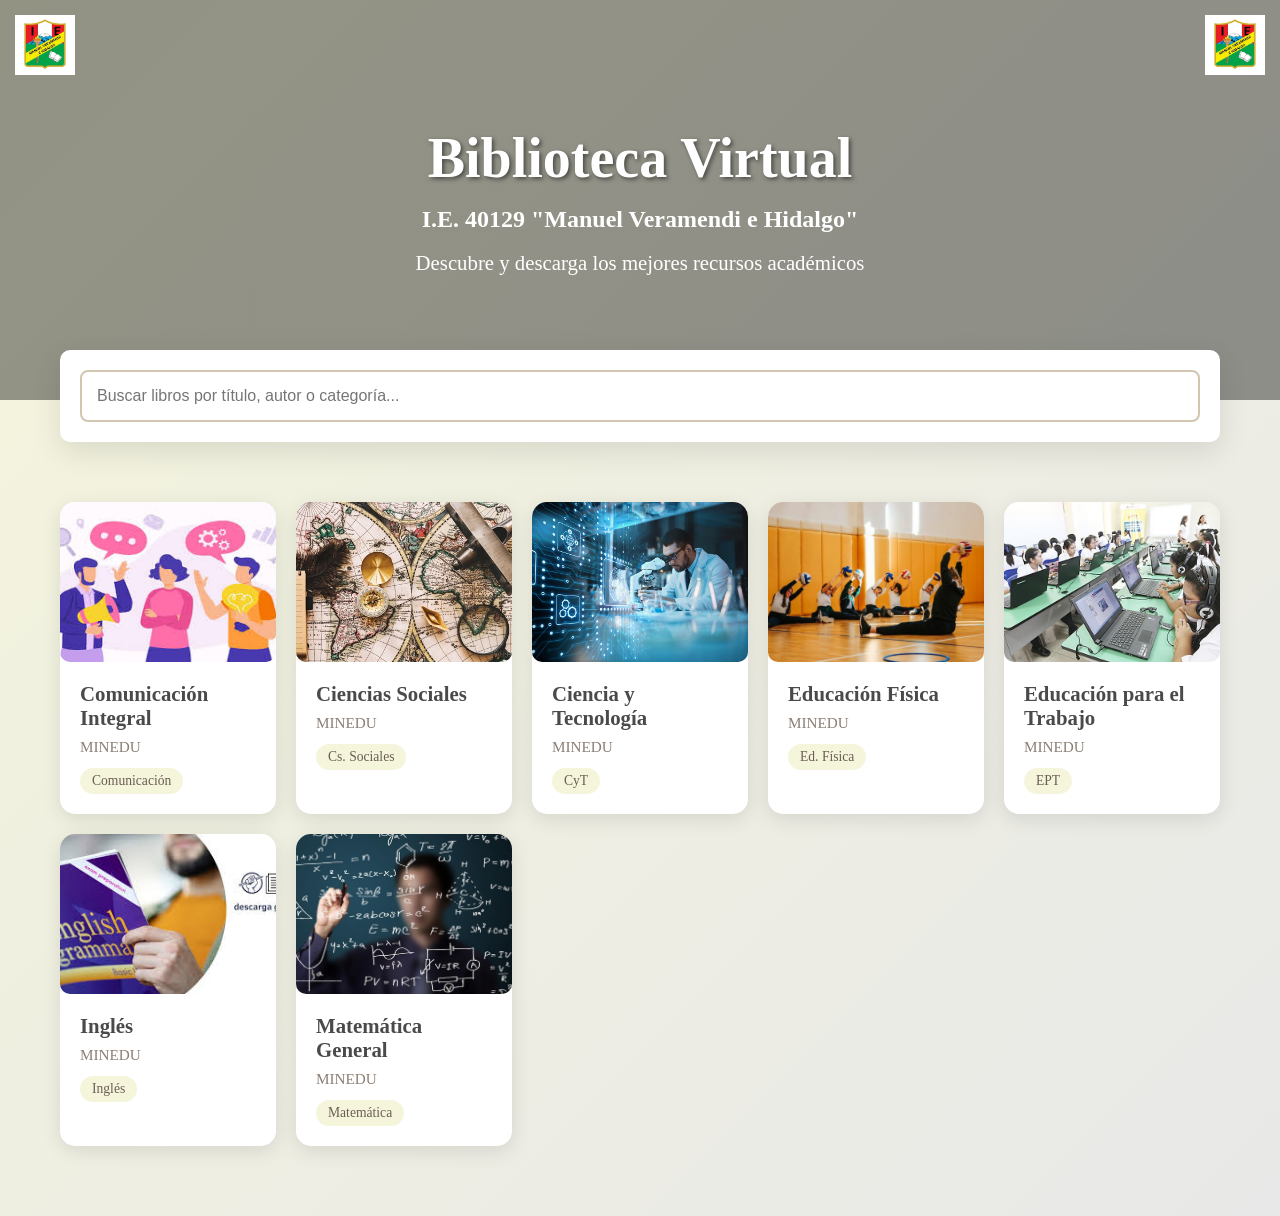
<file: index.html>
<!DOCTYPE html>
<html lang="es">
<head>
    <!-- Google tag (gtag.js) -->
    <script async src="https://www.googletagmanager.com/gtag/js?id=G-CTFJ0ZD6KJ"></script>

    <script>
    window.dataLayer = window.dataLayer || [];

    function gtag() {
        dataLayer.push(arguments);
    }

    gtag('js', new Date());

    gtag('config', 'G-CTFJ0ZD6KJ');
    </script>
    <!-- Google Tag Manager -->
    <script>
    (function (w, d, s, l, i) {
        w[l] = w[l] || [];
        w[l].push({
        'gtm.start': new Date().getTime(),
        event: 'gtm.js'
        });

        var f = d.getElementsByTagName(s)[0],
            j = d.createElement(s),
            dl = l !== 'dataLayer' ? '&l=' + l : '';

        j.async = true;
        j.src = 'https://www.googletagmanager.com/gtm.js?id=' + i + dl;

        f.parentNode.insertBefore(j, f);

    })(window, document, 'script', 'dataLayer', 'GTM-TBSPSW2Z');
    </script>
    <!-- End Google Tag Manager -->
    <meta charset="UTF-8">
    <meta name="viewport" content="width=device-width, initial-scale=1.0">
    <title>Biblioteca</title>
    <link rel="stylesheet" href="style.css">
</head>
<body>
    <!-- Google Tag Manager (noscript) -->
    <noscript>
    <iframe
        src="https://www.googletagmanager.com/ns.html?id=GTM-TBSPSW2Z"
        height="0"
        width="0"
        style="display:none;visibility:hidden">
    </iframe>
    </noscript>
    <!-- End Google Tag Manager (noscript) -->
    <img src="images/insignia.jpg" class="insignia insignia-left">
    <img src="images/insignia.jpg" class="insignia insignia-right">

    <div class="hero">
        <h1>Biblioteca Virtual</h1>
        <h2>I.E. 40129 "Manuel Veramendi e Hidalgo"</h2>
        <br>
        <p>Descubre y descarga los mejores recursos académicos</p>
    </div>

    <div class="container">
        <div class="search-bar">
            <input type="text" id="searchInput" placeholder="Buscar libros por título, autor o categoría...">
        </div>

        <div class="books-grid" id="booksGrid"></div>
    </div>

    <div class="modal" id="modal">
        <div class="modal-content">
            <span class="close-modal" onclick="closeModal()">&times;</span>
            <h2 class="modal-title" id="modalTitle"></h2>
            <p class="modal-author" id="modalAuthor"></p>
            <p class="modal-description" id="modalDescription"></p>

            <button class="download-btn" id="downloadBtn">Abrir material</button>
        </div>
    </div>

    <script>
    const books = [
        {
            id: 1,
            title: "Comunicación Integral",
            author: "MINEDU",
            category: "Comunicación",
            icon: "images/comunicacion.jpeg",
            description: "Material de comprensión lectora, literatura y redacción.",
            pdfUrl: "indexComunicacion.html"
        },
        {
            id: 2,
            title: "Ciencias Sociales",
            author: "MINEDU",
            category: "Cs. Sociales",
            icon: "images/cienciassociales.jpg",
            description: "Historia, geografía y formación ciudadana explicadas con claridad.",
            pdfUrl: "indexSociales.html"
        },
        {
            id: 3,
            title: "Ciencia y Tecnología",
            author: "MINEDU",
            category: "CyT",
            icon: "images/cienciaytegnologia.jpg",
            description: "Experimentos, materia, energía, tecnología e investigación escolar.",
            pdfUrl: "indexCyT.html"
        },
        {
            id: 4,
            title: "Educación Física",
            author: "MINEDU",
            category: "Ed. Física",
            icon: "images/educacionfisica.jpg",
            description: "Salud, fuerza, deporte y rutinas para un mejor rendimiento físico.",
            pdfUrl: "indexEducacionFisica.html"
        },
        {
            id: 5,
            title: "Educación para el Trabajo",
            author: "MINEDU",
            category: "EPT",
            icon: "images/educacionparaeltrabajo.jpg",
            description: "Proyectos productivos, emprendimiento, mantenimiento y oficios.",
            pdfUrl: "indexEPT.html"
        },
        {
            id: 6,
            title: "Inglés",
            author: "MINEDU",
            category: "Inglés",
            icon: "images/ingles.jpeg",
            description: "Gramática básica, vocabulario, speaking y listening introductorio.",
            pdfUrl: "indexIngles.html"
        },
        {
            id: 7,
            title: "Matemática General",
            author: "MINEDU",
            category: "Matemática",
            icon: "images/matematica.jpg",
            description: "Problemas resueltos paso a paso, lógica y razonamiento matemático.",
            pdfUrl: "indexMatematica.html"
        }
    ];

    function renderBooks(booksToRender = books) {
        const grid = document.getElementById('booksGrid');
        grid.innerHTML = '';
        
        booksToRender.forEach(book => {
            const card = document.createElement('div');
            card.className = 'book-card';
            card.onclick = () => openModal(book);

            card.innerHTML = `
                <div class="book-cover">
                    <img src="${book.icon}" alt="${book.title}">
                </div>
                <div class="book-info">
                    <h3 class="book-title">${book.title}</h3>
                    <p class="book-author">${book.author}</p>
                    <span class="book-category">${book.category}</span>
                </div>
            `;
            
            grid.appendChild(card);
        });
    }

    function openModal(book) {
        document.getElementById('modalTitle').textContent = book.title;
        document.getElementById('modalAuthor').textContent = `Por ${book.author}`;
        document.getElementById('modalDescription').textContent = book.description;
        document.getElementById('downloadBtn').setAttribute("data-url", book.pdfUrl);
        document.getElementById('modal').style.display = 'block';
    }

    function closeModal() {
        document.getElementById('modal').style.display = 'none';
    }

    // Evento del botón para dirigir
    document.getElementById('downloadBtn').addEventListener('click', function() {
        const url = this.getAttribute("data-url");
        closeModal();
        setTimeout(() => window.location.href = url, 200);
    });

    document.getElementById('modal').onclick = function(e) {
        if (e.target === this) closeModal();
    };

    document.getElementById('searchInput').addEventListener('input', e => {
        const term = e.target.value.toLowerCase();
        const filtered = books.filter(book => 
            book.title.toLowerCase().includes(term) ||
            book.author.toLowerCase().includes(term) ||
            book.category.toLowerCase().includes(term)
        );
        renderBooks(filtered);
    });

    renderBooks();
</script>
</body>
</html>
</file>
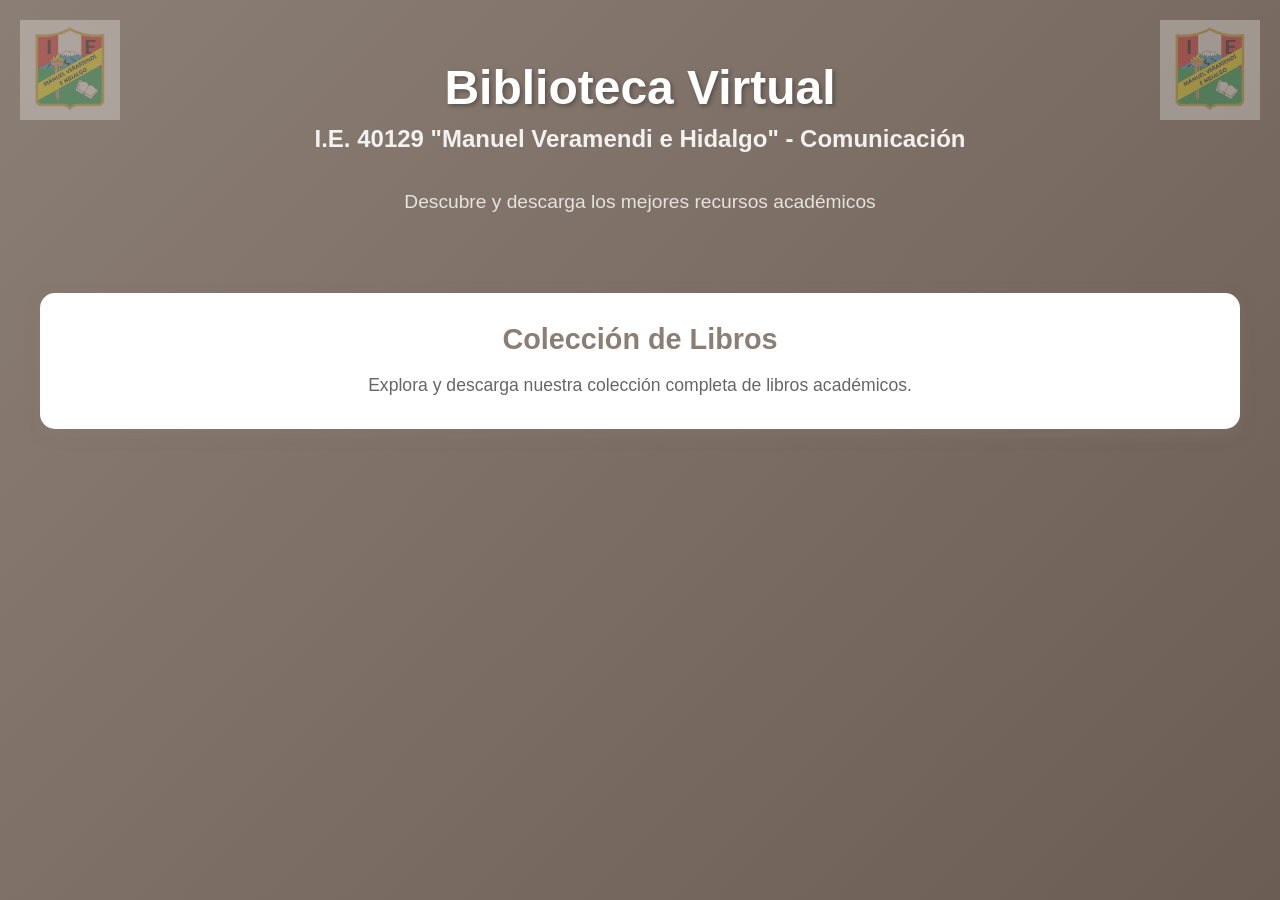
<file: indexComunicacion.html>
<!DOCTYPE html>
<html lang="es">
<head>
    <!-- Google Tag Manager -->
    <script>
    (function (w, d, s, l, i) {
        w[l] = w[l] || [];
        w[l].push({
        'gtm.start': new Date().getTime(),
        event: 'gtm.js'
        });

        var f = d.getElementsByTagName(s)[0],
            j = d.createElement(s),
            dl = l !== 'dataLayer' ? '&l=' + l : '';

        j.async = true;
        j.src = 'https://www.googletagmanager.com/gtm.js?id=' + i + dl;

        f.parentNode.insertBefore(j, f);

    })(window, document, 'script', 'dataLayer', 'GTM-TBSPSW2Z');
    </script>
    <!-- End Google Tag Manager -->
    <meta charset="UTF-8">
    <meta name="viewport" content="width=device-width, initial-scale=1.0">
    <title>Biblioteca</title>
    <style>
        * {
            margin: 0;
            padding: 0;
            box-sizing: border-box;
        }

        body {
            font-family: 'Segoe UI', Tahoma, Geneva, Verdana, sans-serif;
            background: linear-gradient(135deg, #8b7e74, #6b5d54);
            min-height: 100vh;
            padding: 20px;
        }

        .insignia {
            position: fixed;
            width: 100px;
            height: 100px;
            opacity: 0.3;
            z-index: 1;
        }

        .insignia-left {
            top: 20px;
            left: 20px;
        }

        .insignia-right {
            top: 20px;
            right: 20px;
        }

        .hero {
            text-align: center;
            color: white;
            padding: 40px 20px;
            position: relative;
            z-index: 2;
        }

        .hero h1 {
            font-size: 3em;
            margin-bottom: 10px;
            text-shadow: 2px 2px 4px rgba(0,0,0,0.3);
        }

        .hero h2 {
            font-size: 1.5em;
            margin-bottom: 20px;
            opacity: 0.9;
        }

        .hero p {
            font-size: 1.2em;
            opacity: 0.8;
        }

        .container {
            max-width: 1200px;
            margin: 40px auto;
            position: relative;
            z-index: 2;
        }

        .books-grid {
            display: grid;
            grid-template-columns: repeat(auto-fit, minmax(400px, 1fr));
            gap: 30px;
            margin-top: 30px;
        }

        .book-card {
            background: white;
            border-radius: 15px;
            padding: 30px;
            box-shadow: 0 5px 15px rgba(139, 126, 116, 0.3);
            cursor: pointer;
            transition: transform 0.3s, box-shadow 0.3s;
            text-align: center;
        }

        .book-card:hover {
            transform: translateY(-10px);
            box-shadow: 0 5px 15px rgba(139, 126, 116, 0.3);
        }

        .book-card h3 {
            font-size: 1.8em;
            color: #8b7e74;
            margin-bottom: 15px;
        }

        .book-card p {
            color: #666;
            font-size: 1.1em;
            line-height: 1.6;
        }

        .modal {
            display: none;
            position: fixed;
            z-index: 1000;
            left: 0;
            top: 0;
            width: 100%;
            height: 100%;
            background-color: rgba(0,0,0,0.7);
            animation: fadeIn 0.3s;
        }

        @keyframes fadeIn {
            from { opacity: 0; }
            to { opacity: 1; }
        }

        .modal-content {
            background-color: white;
            margin: 5% auto;
            padding: 40px;
            border-radius: 20px;
            max-width: 600px;
            position: relative;
            animation: slideDown 0.3s;
        }

        .modal-content-large {
            max-width: 900px;
            max-height: 80vh;
            overflow-y: auto;
        }

        @keyframes slideDown {
            from {
                transform: translateY(-50px);
                opacity: 0;
            }
            to {
                transform: translateY(0);
                opacity: 1;
            }
        }

        .close-modal {
            position: absolute;
            right: 20px;
            top: 20px;
            font-size: 35px;
            font-weight: bold;
            color: #aaa;
            cursor: pointer;
            transition: color 0.3s;
        }

        .close-modal:hover {
            color: #000;
        }

        .modal-title {
            color: #8b7e74;
            font-size: 2em;
            margin-bottom: 15px;
        }

        .modal-description {
            color: #666;
            font-size: 1.1em;
            margin-bottom: 30px;
            line-height: 1.6;
        }

        .download-btn {
            display: inline-block;
            background: linear-gradient(135deg, #667eea 0%, #8b7e74 100%);
            color: white;
            padding: 15px 40px;
            text-decoration: none;
            border-radius: 50px;
            font-size: 1.1em;
            font-weight: bold;
            transition: transform 0.3s, box-shadow 0.3s;
            box-shadow: 0 5px 15px rgba(102, 126, 234, 0.4);
        }

        .download-btn:hover {
            transform: translateY(-3px);
            box-shadow: 0 8px 20px rgba(102, 126, 234, 0.6);
        }

        .search-bar {
            background: white;
            border-radius: 50px;
            padding: 10px 25px;
            box-shadow: 0 5px 20px rgba(0,0,0,0.2);
            margin-bottom: 30px;
        }

        .search-bar input {
            width: 100%;
            border: none;
            outline: none;
            font-size: 1.1em;
            padding: 10px;
            background: transparent;
        }

        .pdf-list {
            margin-top: 30px;
        }

        .pdf-item {
            display: flex;
            justify-content: space-between;
            align-items: center;
            padding: 20px;
            background: #f8f9fa;
            border-radius: 10px;
            margin-bottom: 15px;
            transition: background 0.3s;
        }

        .pdf-item:hover {
            background: #f5f5dc;
        }

        .pdf-name {
            color: #333;
            font-size: 1.1em;
            flex-grow: 1;
        }

        .pdf-download-btn {
            background: linear-gradient(135deg, #667eea 0%, #8b7e74 100%);
            color: white;
            padding: 10px 25px;
            border: none;
            border-radius: 25px;
            font-size: 0.95em;
            font-weight: bold;
            cursor: pointer;
            transition: transform 0.3s, box-shadow 0.3s;
            margin-left: 20px;
            white-space: nowrap;
        }

        .pdf-download-btn:hover {
            transform: translateY(-2px);
            box-shadow: 0 5px 15px rgba(102, 126, 234, 0.4);
        }
    </style>
</head>
<body>
    <!-- Google tag (gtag.js) -->
    <script async src="https://www.googletagmanager.com/gtag/js?id=G-CTFJ0ZD6KJ"></script>

    <script>
    window.dataLayer = window.dataLayer || [];

    function gtag() {
        dataLayer.push(arguments);
    }

    gtag('js', new Date());

    gtag('config', 'G-CTFJ0ZD6KJ');
    </script>
    <!-- Google Tag Manager (noscript) -->
    <noscript>
    <iframe
        src="https://www.googletagmanager.com/ns.html?id=GTM-TBSPSW2Z"
        height="0"
        width="0"
        style="display:none;visibility:hidden">
    </iframe>
    </noscript>
    <!-- End Google Tag Manager (noscript) -->
    <img src="images/insignia.jpg" class="insignia insignia-left">
    <img src="images/insignia.jpg" class="insignia insignia-right">

    <div class="hero">
        <h1>Biblioteca Virtual</h1>
        <h2>I.E. 40129 "Manuel Veramendi e Hidalgo" - Comunicación</h2>
        <br>
        <p>Descubre y descarga los mejores recursos académicos</p>
    </div>

    <div class="container">
        <div class="books-grid" id="booksGrid"></div>
    </div>

    <div class="modal" id="modalColeccion">
        <div class="modal-content modal-content-large">
            <span class="close-modal" onclick="closeModalColeccion()">&times;</span>
            <h2 class="modal-title">Colección de Libros</h2>
            
            <div class="search-bar">
                <input type="text" id="searchPdf" placeholder="Buscar libros...">
            </div>

            <div class="pdf-list" id="pdfList"></div>
        </div>
    </div>

    <script>
        const books = [
            {
                id: 1,
                title: "Colección de Libros",
                description: "Explora y descarga nuestra colección completa de libros académicos.",
                type: "coleccion"
            }
        ];

        const pdfLibros = [
            { id: 1,  name: "A la senda del abismo", pdfUrl: "https://drive.google.com/file/d/18RAcuZulXBNKr2TKXvEps7AN-4emlNnj/view?usp=sharing" },
            { id: 2,  name: "A mi madre", pdfUrl: "https://drive.google.com/file/d/1NTpVlUJ6RWnqYF8i4Vplh0KtOhlz8FZ9/view?usp=sharing" },
            { id: 3,  name: "A tu edad", pdfUrl: "https://drive.google.com/file/d/14MhqWx-rpC7JHTIJX076_wR7sarrB_Ba/view?usp=sharing" },
            { id: 4,  name: "Adiós España, adiós", pdfUrl: "https://drive.google.com/file/d/1I21tYp9CH6oNr8v5Y-eOsLtewW0lah_Y/view?usp=sharing" },
            { id: 5,  name: "Agatha Cristie – La reina del crimen", pdfUrl: "https://drive.google.com/file/d/1TiFknmux-GDZp7ht9XLFNUspMGoLmo1P/view?usp=sharing" },
            { id: 6,  name: "Agua", pdfUrl: "https://drive.google.com/file/d/1T-qwHCqng_UyqOjtCajFQky_L7TM8qQH/view?usp=sharing" },
            { id: 7,  name: "Alma libre", pdfUrl: "https://drive.google.com/file/d/1Ne7eWbafs1wzC9qrRBnCEjrdu5WIUMEq/view?usp=sharing" },
            { id: 8,  name: "Ana Frank – Diario", pdfUrl: "https://drive.google.com/file/d/1fEpsnMs7RLUer-ev4n_aAicC2-4ltZ3c/view?usp=sharing" },
            { id: 9,  name: "Anatomía de Agatha Christie", pdfUrl: "https://drive.google.com/file/d/1fJ4yrZsLApg84USX7DqMQVSMLBmI61Q1/view?usp=sharing" },
            { id: 10, name: "Antología", pdfUrl: "https://drive.google.com/file/d/1VI2owQr8o7Q6vn5Z0j2YUbPwlLvB0o2F/view?usp=sharing" },
            { id: 11, name: "Aristóteles en 90 minutos – Paul Strathern", pdfUrl: "https://drive.google.com/file/d/1C9SM-UXzZDyYlO0ZRAPaHeTswn8UC_wO/view?usp=sharing" },
            { id: 12, name: "Cantar del Mío Cid – Anónimo", pdfUrl: "https://drive.google.com/file/d/1k76NW_d0YybzjiYOhU61d5RHI48neFXi/view?usp=sharing" },
            { id: 13, name: "César Vallejo – Contra el secreto profesional", pdfUrl: "https://drive.google.com/file/d/1-TfpkVHLU9QNgS3Ytsus48c86qDN1_Iz/view?usp=sharing" },
            { id: 14, name: "César Vallejo – El Tungsteno", pdfUrl: "https://drive.google.com/file/d/1Zc1PwQKQfGuoM4DZTGKAYWxouDExiRE0/view?usp=sharing" },
            { id: 15, name: "César Vallejo – Paco Yunque", pdfUrl: "https://drive.google.com/file/d/1X0gQMl0LVULJhWo4LIFs-2yO1uBH71df/view?usp=sharing" },
            { id: 16, name: "Cien años de soledad – Gabriel García Márquez", pdfUrl: "https://drive.google.com/file/d/1WywyiGHPu3k_jVChohkM8OP_Mx1HzHXo/view?usp=sharing" },
            { id: 17, name: "Coleta la poeta – Selección", pdfUrl: "https://drive.google.com/file/d/1r--Hl77gbdOLUBMDRsmMOWnqIQ9-Zdib/view?usp=sharing" },
            { id: 18, name: "Conde de Montecristo", pdfUrl: "https://drive.google.com/file/d/1HnDFhHIt4WLR73yWADKcJhJ3DO6ov6Je/view?usp=sharing" },
            { id: 19, name: "Corazón – Diario de un niño", pdfUrl: "https://drive.google.com/file/d/1hZi4cxvnZknsvq-ugbKIbki_fBPFdMsv/view?usp=sharing" },
            { id: 20, name: "Cordero Asado – Roald Dahl", pdfUrl: "https://drive.google.com/file/d/1xHehjI29MmzBYtMDkVaSJhGc-mMTrO2J/view?usp=sharing" },
            { id: 21, name: "Crimen y Castigo – Fiódor Dostoyevski", pdfUrl: "https://drive.google.com/file/d/1541IfXiCRREHBiT681yb2DRD3OiIh2RN/view?usp=sharing" },
            { id: 22, name: "Cuando éramos honrados mercenarios – Arturo Pérez-Reverte", pdfUrl: "https://drive.google.com/file/d/1QoFdRbpKsrKmIHExO9bDxViUlcuLxG6h/view?usp=sharing" },
            { id: 23, name: "Cuánta tierra necesita un hombre – León Tolstói", pdfUrl: "https://drive.google.com/file/d/1d7ApxgXTFtEuXkWbBKYla0yzDcCdxKT0/view?usp=sharing" },
            { id: 24, name: "Cuento de cuentos", pdfUrl: "https://drive.google.com/file/d/1A40Wyi8RQ43ba_XescGE252oEm0pnpdf/view?usp=sharing" },
            { id: 25, name: "Cuento de Navidad", pdfUrl: "https://drive.google.com/file/d/10JPDmdkCiVOiy3lGclSr65fBTS9hvVma/view?usp=sharing" },
            { id: 26, name: "Cuentos antiguos", pdfUrl: "https://drive.google.com/file/d/1MZQtyDlLhO8o6i_uXwtwk7y1ZSAAKdpb/view?usp=sharing" },
            { id: 27, name: "Cuentos de amor", pdfUrl: "https://drive.google.com/file/d/1pBwgQoMtlasjBTv8_GeTQw87dVvnBmU9/view?usp=sharing" },
            { id: 28, name: "Cuentos de la tierra", pdfUrl: "https://drive.google.com/file/d/1C5eeg-mi40KtC4TIdnPSYrUT5VIFuwdm/view?usp=sharing" },
            { id: 29, name: "Cuentos de Marineda", pdfUrl: "https://drive.google.com/file/d/1gkfEzMy0Qubf-TiRzNWnR_9_DH-QPqPM/view?usp=sharing" },
            { id: 30, name: "Cuentos de siempre I", pdfUrl: "https://drive.google.com/file/d/1rfNb7hdW1kpnuUYhb80kR1JXCZmeB4dk/view?usp=sharing" },
            { id: 31, name: "Cuentos de siempre II", pdfUrl: "https://drive.google.com/file/d/1D6N7IIYtc6tvucNwa_G9hdr9l2MzYLkP/view?usp=sharing" },
            { id: 32, name: "Cuentos dramáticos", pdfUrl: "https://drive.google.com/file/d/1WV6LoG_24-yGP-3oZ4RpBOHlLI7w89wO/view?usp=sharing" },
            { id: 33, name: "Cuentos europeos", pdfUrl: "https://drive.google.com/file/d/1qtaTt8oeq_cjoVAIFkHen5GfncKL3op-/view?usp=sharing" },
            { id: 34, name: "Derrida en 90 minutos – Paul Strathern", pdfUrl: "https://drive.google.com/file/d/12RK4J7ZMS1U_nYGHnEPx4TWIo1CDnY7i/view?usp=sharing" },
            { id: 35, name: "Desde mi cielo – Alice Sebold", pdfUrl: "https://drive.google.com/file/d/11HI9BefsmmV-jfyXCR7-68q2zKwYXlpT/view?usp=sharing" },
            { id: 36, name: "Divina comedia", pdfUrl: "https://drive.google.com/file/d/1c_6yEVFeur5UXtSXEhQKMmB_NaV7LBh0/view?usp=sharing" },
            { id: 37, name: "Don Quijote de la Mancha – Miguel de Cervantes", pdfUrl: "https://drive.google.com/file/d/1bdprNmwPqd8cqNLtkKBbyz6gT746jIcJ/view?usp=sharing" },
            { id: 38, name: "Doña Perfecta", pdfUrl: "https://drive.google.com/file/d/1cuqMMwXJTcdRa1WW0y13X76SsLu-7u0p/view?usp=sharing" },
            { id: 39, name: "Edipo Rey – Sófocles", pdfUrl: "https://drive.google.com/file/d/1LdueEa-ivbYvioau4_9LtEQPUrXMZuQu/view?usp=sharing" },
            { id: 40, name: "El aguatero estudiante", pdfUrl: "https://drive.google.com/file/d/1LDb82nWiaVzA0ovUdhLmlx1hccK5AScc/view?usp=sharing" },
            { id: 41, name: "El amor en los tiempos del cólera – Gabriel García Márquez", pdfUrl: "https://drive.google.com/file/d/1s2CrYe8PwoZUK5oBQlO06kgEu6P3Vqgd/view?usp=sharing" },
            { id: 42, name: "El gran Gatsby – Francis Scott Fitzgerald", pdfUrl: "https://drive.google.com/file/d/1AD-wiSpIpFDbjrYJefYlXxQOkAdb_Gf7/view?usp=sharing" },
            { id: 43, name: "El libro de la selva", pdfUrl: "https://drive.google.com/file/d/1tfOqAHkq67VX8w19Jjeh-dsgOYacjh6t/view?usp=sharing" }
        ];

        function renderBooks() {
            const grid = document.getElementById('booksGrid');
            grid.innerHTML = '';
            
            books.forEach(book => {
                const card = document.createElement('div');
                card.className = 'book-card';
                card.onclick = () => openModal(book.type);
                
                card.innerHTML = `
                    <h3>${book.title}</h3>
                    <p>${book.description}</p>
                `;
                
                grid.appendChild(card);
            });
        }

        function renderPdfList(librosToRender = pdfLibros) {
            const list = document.getElementById('pdfList');
            list.innerHTML = '';
            
            librosToRender.forEach(libro => {
                const item = document.createElement('div');
                item.className = 'pdf-item';
                
                item.innerHTML = `
                    <span class="pdf-name">${libro.name}</span>
                    <button class="pdf-download-btn" onclick="downloadPdf('${libro.pdfUrl}')">Descargar PDF</button>
                `;
                
                list.appendChild(item);
            });
        }

        function openModal(type) {
            if (type === 'manual') {
                document.getElementById('modalManual').style.display = 'block';
            } else if (type === 'coleccion') {
                renderPdfList();
                document.getElementById('modalColeccion').style.display = 'block';
            }
        }

        function closeModalManual() {
            document.getElementById('modalManual').style.display = 'none';
        }

        function closeModalColeccion() {
            document.getElementById('modalColeccion').style.display = 'none';
        }

        window.onclick = function(event) {
            const modalManual = document.getElementById('modalManual');
            const modalColeccion = document.getElementById('modalColeccion');
            if (event.target === modalManual) {
                closeModalManual();
            }
            if (event.target === modalColeccion) {
                closeModalColeccion();
            }
        }

        function downloadPdf(url) {
            window.open(url, '_blank');
        }

        document.getElementById('searchPdf').addEventListener('input', e => {
            const term = e.target.value.toLowerCase();
            const filtered = pdfLibros.filter(libro => 
                libro.name.toLowerCase().includes(term)
            );
            renderPdfList(filtered);
        });

        renderBooks();
    </script>
</body>
</html>
</file>
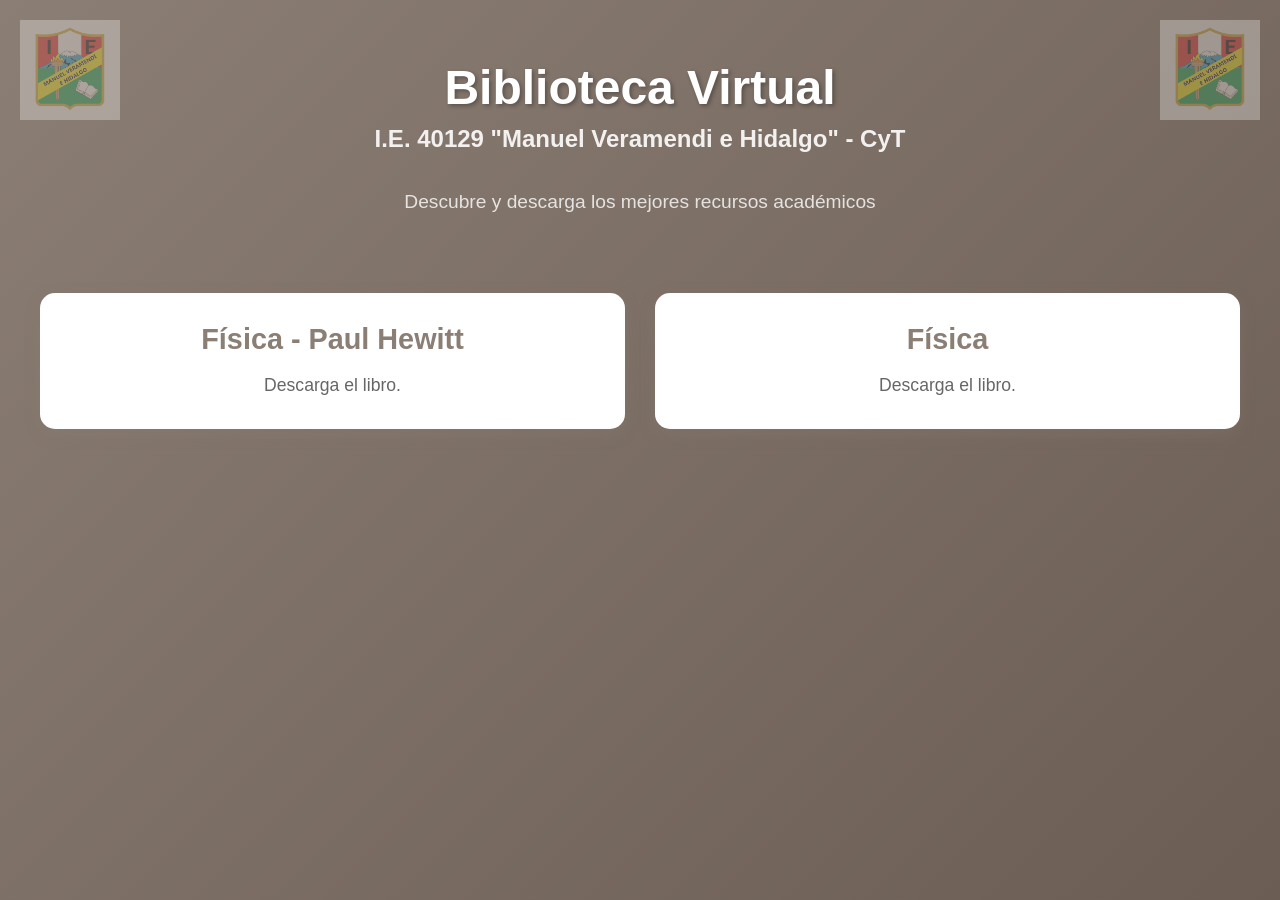
<file: indexCyT.html>
<!DOCTYPE html>
<html lang="es">
<head>
    <!-- Google Tag Manager -->
    <script>
    (function (w, d, s, l, i) {
        w[l] = w[l] || [];
        w[l].push({
        'gtm.start': new Date().getTime(),
        event: 'gtm.js'
        });

        var f = d.getElementsByTagName(s)[0],
            j = d.createElement(s),
            dl = l !== 'dataLayer' ? '&l=' + l : '';

        j.async = true;
        j.src = 'https://www.googletagmanager.com/gtm.js?id=' + i + dl;

        f.parentNode.insertBefore(j, f);

    })(window, document, 'script', 'dataLayer', 'GTM-TBSPSW2Z');
    </script>
    <!-- End Google Tag Manager -->
    <meta charset="UTF-8">
    <meta name="viewport" content="width=device-width, initial-scale=1.0">
    <title>Biblioteca</title>
    <style>
        * {
            margin: 0;
            padding: 0;
            box-sizing: border-box;
        }

        body {
            font-family: 'Segoe UI', Tahoma, Geneva, Verdana, sans-serif;
            background: linear-gradient(135deg, #8b7e74, #6b5d54);
            min-height: 100vh;
            padding: 20px;
        }

        .insignia {
            position: fixed;
            width: 100px;
            height: 100px;
            opacity: 0.3;
            z-index: 1;
        }

        .insignia-left {
            top: 20px;
            left: 20px;
        }

        .insignia-right {
            top: 20px;
            right: 20px;
        }

        .hero {
            text-align: center;
            color: white;
            padding: 40px 20px;
            position: relative;
            z-index: 2;
        }

        .hero h1 {
            font-size: 3em;
            margin-bottom: 10px;
            text-shadow: 2px 2px 4px rgba(0,0,0,0.3);
        }

        .hero h2 {
            font-size: 1.5em;
            margin-bottom: 20px;
            opacity: 0.9;
        }

        .hero p {
            font-size: 1.2em;
            opacity: 0.8;
        }

        .container {
            max-width: 1200px;
            margin: 40px auto;
            position: relative;
            z-index: 2;
        }

        .books-grid {
            display: grid;
            grid-template-columns: repeat(auto-fit, minmax(400px, 1fr));
            gap: 30px;
            margin-top: 30px;
        }

        .book-card {
            background: white;
            border-radius: 15px;
            padding: 30px;
            box-shadow: 0 5px 15px rgba(139, 126, 116, 0.3);
            cursor: pointer;
            transition: transform 0.3s, box-shadow 0.3s;
            text-align: center;
        }

        .book-card:hover {
            transform: translateY(-10px);
            box-shadow: 0 5px 15px rgba(139, 126, 116, 0.3);
        }

        .book-card h3 {
            font-size: 1.8em;
            color: #8b7e74;
            margin-bottom: 15px;
        }

        .book-card p {
            color: #666;
            font-size: 1.1em;
            line-height: 1.6;
        }

        .modal {
            display: none;
            position: fixed;
            z-index: 1000;
            left: 0;
            top: 0;
            width: 100%;
            height: 100%;
            background-color: rgba(0,0,0,0.7);
            animation: fadeIn 0.3s;
        }

        @keyframes fadeIn {
            from { opacity: 0; }
            to { opacity: 1; }
        }

        .modal-content {
            background-color: white;
            margin: 5% auto;
            padding: 40px;
            border-radius: 20px;
            max-width: 600px;
            position: relative;
            animation: slideDown 0.3s;
        }

        .modal-content-large {
            max-width: 900px;
            max-height: 80vh;
            overflow-y: auto;
        }

        @keyframes slideDown {
            from {
                transform: translateY(-50px);
                opacity: 0;
            }
            to {
                transform: translateY(0);
                opacity: 1;
            }
        }

        .close-modal {
            position: absolute;
            right: 20px;
            top: 20px;
            font-size: 35px;
            font-weight: bold;
            color: #aaa;
            cursor: pointer;
            transition: color 0.3s;
        }

        .close-modal:hover {
            color: #000;
        }

        .modal-title {
            color: #8b7e74;
            font-size: 2em;
            margin-bottom: 15px;
        }

        .modal-description {
            color: #666;
            font-size: 1.1em;
            margin-bottom: 30px;
            line-height: 1.6;
        }

        .download-btn {
            display: inline-block;
            background: linear-gradient(135deg, #667eea 0%, #8b7e74 100%);
            color: white;
            padding: 15px 40px;
            text-decoration: none;
            border-radius: 50px;
            font-size: 1.1em;
            font-weight: bold;
            transition: transform 0.3s, box-shadow 0.3s;
            box-shadow: 0 5px 15px rgba(102, 126, 234, 0.4);
        }

        .download-btn:hover {
            transform: translateY(-3px);
            box-shadow: 0 8px 20px rgba(102, 126, 234, 0.6);
        }

        .search-bar {
            background: white;
            border-radius: 50px;
            padding: 10px 25px;
            box-shadow: 0 5px 20px rgba(0,0,0,0.2);
            margin-bottom: 30px;
        }

        .search-bar input {
            width: 100%;
            border: none;
            outline: none;
            font-size: 1.1em;
            padding: 10px;
            background: transparent;
        }

        .pdf-list {
            margin-top: 30px;
        }

        .pdf-item {
            display: flex;
            justify-content: space-between;
            align-items: center;
            padding: 20px;
            background: #f8f9fa;
            border-radius: 10px;
            margin-bottom: 15px;
            transition: background 0.3s;
        }

        .pdf-item:hover {
            background: #f5f5dc;
        }
        
        .pdf-name {
            color: #333;
            font-size: 1.1em;
            flex-grow: 1;
        }

        .pdf-download-btn {
            background: linear-gradient(135deg, #667eea 0%, #8b7e74 100%);
            color: white;
            padding: 10px 25px;
            border: none;
            border-radius: 25px;
            font-size: 0.95em;
            font-weight: bold;
            cursor: pointer;
            transition: transform 0.3s, box-shadow 0.3s;
            margin-left: 20px;
            white-space: nowrap;
        }

        .pdf-download-btn:hover {
            transform: translateY(-2px);
            box-shadow: 0 5px 15px rgba(102, 126, 234, 0.4);
        }
    </style>
</head>
<body>
    <!-- Google tag (gtag.js) -->
    <script async src="https://www.googletagmanager.com/gtag/js?id=G-CTFJ0ZD6KJ"></script>

    <script>
    window.dataLayer = window.dataLayer || [];

    function gtag() {
        dataLayer.push(arguments);
    }

    gtag('js', new Date());

    gtag('config', 'G-CTFJ0ZD6KJ');
    </script>
    <!-- Google Tag Manager (noscript) -->
    <noscript>
    <iframe
        src="https://www.googletagmanager.com/ns.html?id=GTM-TBSPSW2Z"
        height="0"
        width="0"
        style="display:none;visibility:hidden">
    </iframe>
    </noscript>
    <!-- End Google Tag Manager (noscript) -->
    <img src="images/insignia.jpg" class="insignia insignia-left">
    <img src="images/insignia.jpg" class="insignia insignia-right">

    <div class="hero">
        <h1>Biblioteca Virtual</h1>
        <h2>I.E. 40129 "Manuel Veramendi e Hidalgo" - CyT</h2>
        <br>
        <p>Descubre y descarga los mejores recursos académicos</p>
    </div>

    <div class="container">
        <div class="books-grid" id="booksGrid"></div>
    </div>

    <div class="modal" id="modalManual">
        <div class="modal-content">
            <span class="close-modal" onclick="closeModalManual()">&times;</span>
            <h2 class="modal-title">Física - Paul Hewitt</h2>
            <p class="modal-description">Descarga el libro de Paul Hewitt.</p>

            <a href="https://drive.google.com/file/d/1QNVzwQtGbPRXFTBV1G8Qn-8mvyAXUMeZ/view?usp=sharing" class="download-btn" target="_blank">Descargar PDF</a>
        </div>
    </div>

    <div class="modal" id="modalInfo">
        <div class="modal-content">
            <span class="close-modal" onclick="closeModalInfo()">&times;</span>
            <h2 class="modal-title">Física</h2>
            <p>Descarga el libro de Física Básico.</p>

            <a href="https://drive.google.com/file/d/1KYLPS1T_POt2pGEjZHrfgIqxbHj_Gz70/view?usp=sharing" class="download-btn" target="_blank">Descargar Lista PDF</a>
        </div>
    </div>

    <script>
        const books = [
            {
                id: 1,
                title: "Física - Paul Hewitt",
                description: "Descarga el libro.",
                type: "manual"
            },
            {
                id: 2,
                title: "Física",
                description: "Descarga el libro.",
                type: "info"
            }
        ];

        function renderBooks() {
            const grid = document.getElementById('booksGrid');
            grid.innerHTML = "";

            books.forEach(book => {
                const card = document.createElement('div');
                card.className = 'book-card';
                card.onclick = () => openModal(book.type);

                card.innerHTML = `
                    <h3>${book.title}</h3>
                    <p>${book.description}</p>
                `;

                grid.appendChild(card);
            });
        }

        function openModal(type) {
            if (type === "manual") document.getElementById("modalManual").style.display = "block";
            if (type === "info") document.getElementById("modalInfo").style.display = "block";
        }

        function closeModalManual() {
            document.getElementById("modalManual").style.display = "none";
        }

        function closeModalInfo() {
            document.getElementById("modalInfo").style.display = "none";
        }

        window.onclick = function(event) {
            if (event.target === document.getElementById("modalManual")) closeModalManual();
            if (event.target === document.getElementById("modalInfo")) closeModalInfo();
        };

        renderBooks();
    </script>
</body>
</html>
</file>
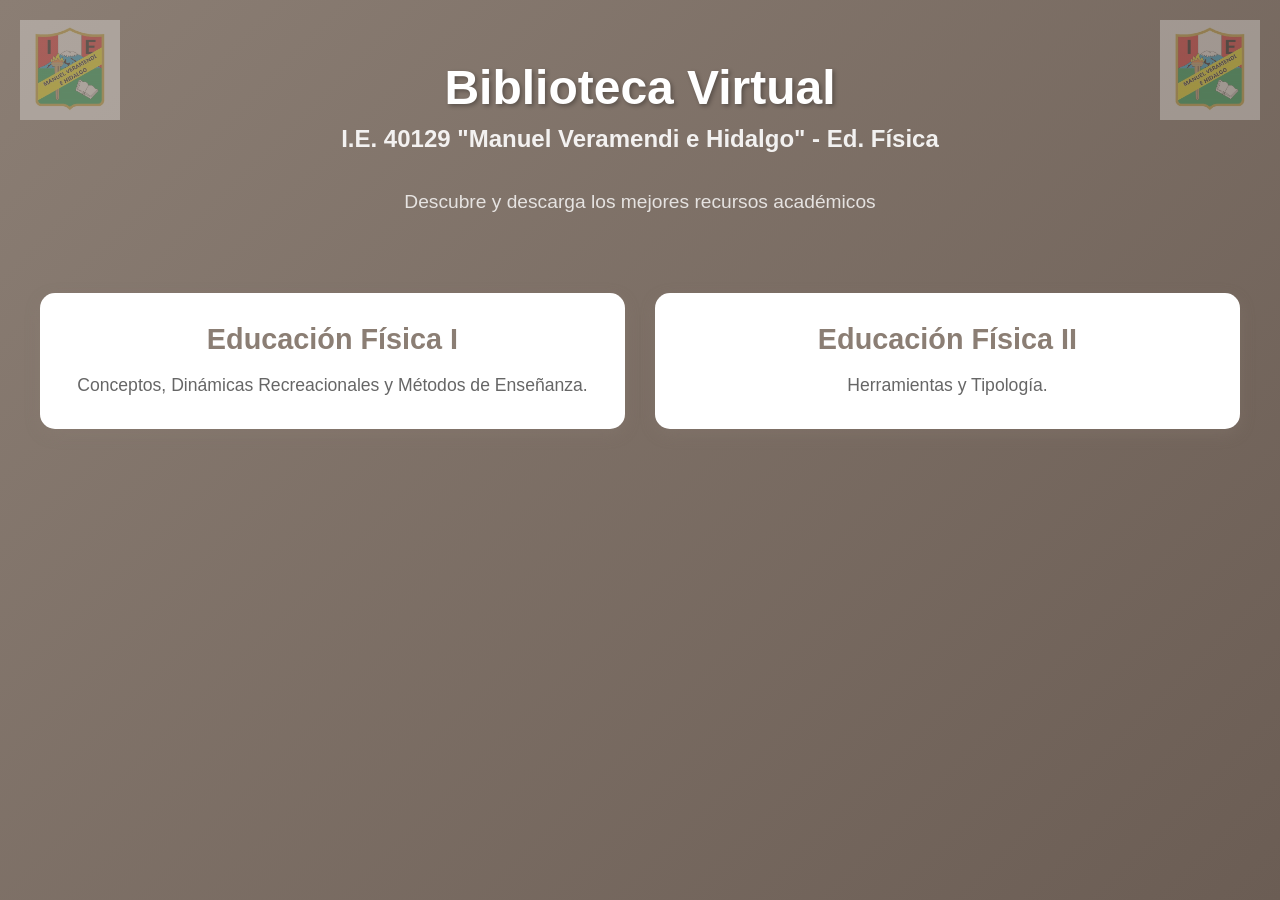
<file: indexEducacionFisica.html>
<!DOCTYPE html>
<html lang="es">
<head>
    <!-- Google Tag Manager -->
    <script>
    (function (w, d, s, l, i) {
        w[l] = w[l] || [];
        w[l].push({
        'gtm.start': new Date().getTime(),
        event: 'gtm.js'
        });

        var f = d.getElementsByTagName(s)[0],
            j = d.createElement(s),
            dl = l !== 'dataLayer' ? '&l=' + l : '';

        j.async = true;
        j.src = 'https://www.googletagmanager.com/gtm.js?id=' + i + dl;

        f.parentNode.insertBefore(j, f);

    })(window, document, 'script', 'dataLayer', 'GTM-TBSPSW2Z');
    </script>
    <!-- End Google Tag Manager -->
    <meta charset="UTF-8">
    <meta name="viewport" content="width=device-width, initial-scale=1.0">
    <title>Biblioteca</title>
    <style>
        * {
            margin: 0;
            padding: 0;
            box-sizing: border-box;
        }

        body {
            font-family: 'Segoe UI', Tahoma, Geneva, Verdana, sans-serif;
            background: linear-gradient(135deg, #8b7e74, #6b5d54);
            min-height: 100vh;
            padding: 20px;
        }

        .insignia {
            position: fixed;
            width: 100px;
            height: 100px;
            opacity: 0.3;
            z-index: 1;
        }

        .insignia-left {
            top: 20px;
            left: 20px;
        }

        .insignia-right {
            top: 20px;
            right: 20px;
        }

        .hero {
            text-align: center;
            color: white;
            padding: 40px 20px;
            position: relative;
            z-index: 2;
        }

        .hero h1 {
            font-size: 3em;
            margin-bottom: 10px;
            text-shadow: 2px 2px 4px rgba(0,0,0,0.3);
        }

        .hero h2 {
            font-size: 1.5em;
            margin-bottom: 20px;
            opacity: 0.9;
        }

        .hero p {
            font-size: 1.2em;
            opacity: 0.8;
        }

        .container {
            max-width: 1200px;
            margin: 40px auto;
            position: relative;
            z-index: 2;
        }

        .books-grid {
            display: grid;
            grid-template-columns: repeat(auto-fit, minmax(400px, 1fr));
            gap: 30px;
            margin-top: 30px;
        }

        .book-card {
            background: white;
            border-radius: 15px;
            padding: 30px;
            box-shadow: 0 5px 15px rgba(139, 126, 116, 0.3);
            cursor: pointer;
            transition: transform 0.3s, box-shadow 0.3s;
            text-align: center;
        }

        .book-card:hover {
            transform: translateY(-10px);
            box-shadow: 0 5px 15px rgba(139, 126, 116, 0.3);
        }

        .book-card h3 {
            font-size: 1.8em;
            color: #8b7e74;
            margin-bottom: 15px;
        }

        .book-card p {
            color: #666;
            font-size: 1.1em;
            line-height: 1.6;
        }

        .modal {
            display: none;
            position: fixed;
            z-index: 1000;
            left: 0;
            top: 0;
            width: 100%;
            height: 100%;
            background-color: rgba(0,0,0,0.7);
            animation: fadeIn 0.3s;
        }

        @keyframes fadeIn {
            from { opacity: 0; }
            to { opacity: 1; }
        }

        .modal-content {
            background-color: white;
            margin: 5% auto;
            padding: 40px;
            border-radius: 20px;
            max-width: 600px;
            position: relative;
            animation: slideDown 0.3s;
        }

        .modal-content-large {
            max-width: 900px;
            max-height: 80vh;
            overflow-y: auto;
        }

        @keyframes slideDown {
            from {
                transform: translateY(-50px);
                opacity: 0;
            }
            to {
                transform: translateY(0);
                opacity: 1;
            }
        }

        .close-modal {
            position: absolute;
            right: 20px;
            top: 20px;
            font-size: 35px;
            font-weight: bold;
            color: #aaa;
            cursor: pointer;
            transition: color 0.3s;
        }

        .close-modal:hover {
            color: #000;
        }

        .modal-title {
            color: #8b7e74;
            font-size: 2em;
            margin-bottom: 15px;
        }

        .modal-description {
            color: #666;
            font-size: 1.1em;
            margin-bottom: 30px;
            line-height: 1.6;
        }

        .download-btn {
            display: inline-block;
            background: linear-gradient(135deg, #667eea 0%, #8b7e74 100%);
            color: white;
            padding: 15px 40px;
            text-decoration: none;
            border-radius: 50px;
            font-size: 1.1em;
            font-weight: bold;
            transition: transform 0.3s, box-shadow 0.3s;
            box-shadow: 0 5px 15px rgba(102, 126, 234, 0.4);
        }

        .download-btn:hover {
            transform: translateY(-3px);
            box-shadow: 0 8px 20px rgba(102, 126, 234, 0.6);
        }

        .search-bar {
            background: white;
            border-radius: 50px;
            padding: 10px 25px;
            box-shadow: 0 5px 20px rgba(0,0,0,0.2);
            margin-bottom: 30px;
        }

        .search-bar input {
            width: 100%;
            border: none;
            outline: none;
            font-size: 1.1em;
            padding: 10px;
            background: transparent;
        }

        .pdf-list {
            margin-top: 30px;
        }

        .pdf-item {
            display: flex;
            justify-content: space-between;
            align-items: center;
            padding: 20px;
            background: #f8f9fa;
            border-radius: 10px;
            margin-bottom: 15px;
            transition: background 0.3s;
        }

        .pdf-item:hover {
            background: #f5f5dc;
        }
        
        .pdf-name {
            color: #333;
            font-size: 1.1em;
            flex-grow: 1;
        }

        .pdf-download-btn {
            background: linear-gradient(135deg, #667eea 0%, #8b7e74 100%);
            color: white;
            padding: 10px 25px;
            border: none;
            border-radius: 25px;
            font-size: 0.95em;
            font-weight: bold;
            cursor: pointer;
            transition: transform 0.3s, box-shadow 0.3s;
            margin-left: 20px;
            white-space: nowrap;
        }

        .pdf-download-btn:hover {
            transform: translateY(-2px);
            box-shadow: 0 5px 15px rgba(102, 126, 234, 0.4);
        }
    </style>
</head>
<body>
    <!-- Google tag (gtag.js) -->
    <script async src="https://www.googletagmanager.com/gtag/js?id=G-CTFJ0ZD6KJ"></script>

    <script>
    window.dataLayer = window.dataLayer || [];

    function gtag() {
        dataLayer.push(arguments);
    }

    gtag('js', new Date());

    gtag('config', 'G-CTFJ0ZD6KJ');
    </script>
    <!-- Google Tag Manager (noscript) -->
    <noscript>
    <iframe
        src="https://www.googletagmanager.com/ns.html?id=GTM-TBSPSW2Z"
        height="0"
        width="0"
        style="display:none;visibility:hidden">
    </iframe>
    </noscript>
    <!-- End Google Tag Manager (noscript) -->
    <img src="images/insignia.jpg" class="insignia insignia-left">
    <img src="images/insignia.jpg" class="insignia insignia-right">

    <div class="hero">
        <h1>Biblioteca Virtual</h1>
        <h2>I.E. 40129 "Manuel Veramendi e Hidalgo" - Ed. Física</h2>
        <br>
        <p>Descubre y descarga los mejores recursos académicos</p>
    </div>

    <div class="container">
        <div class="books-grid" id="booksGrid"></div>
    </div>

    <div class="modal" id="modalManual">
        <div class="modal-content">
            <span class="close-modal" onclick="closeModalManual()">&times;</span>
            <h2 class="modal-title">Educación Física I</h2>
            <p class="modal-description">Descarga el libro de Educación Física - Conceptos, Dinámicas Recreacionales y Métodos de Enseñanza.</p>

            <a href="https://drive.google.com/file/d/1JD57GTJwSdKhGK1MC8OwZdmwSboBmcLs/view?usp=sharing" class="download-btn" target="_blank">Descargar PDF</a>
        </div>
    </div>

    <div class="modal" id="modalInfo">
        <div class="modal-content">
            <span class="close-modal" onclick="closeModalInfo()">&times;</span>
            <h2 class="modal-title">Educación Física II</h2>
            <p>Descarga el libro de Educación Física - Herramientas y Tipología.</p>

            <a href="https://drive.google.com/file/d/122Gozk9Saauelz7AB2vOm1Y-pmp2mzh6/view?usp=sharing" class="download-btn" target="_blank">Descargar Lista PDF</a>
        </div>
    </div>

    <script>
        const books = [
            {
                id: 1,
                title: "Educación Física I",
                description: "Conceptos, Dinámicas Recreacionales y Métodos de Enseñanza.",
                type: "manual"
            },
            {
                id: 2,
                title: "Educación Física II",
                description: "Herramientas y Tipología.",
                type: "info"
            }
        ];

        function renderBooks() {
            const grid = document.getElementById('booksGrid');
            grid.innerHTML = "";

            books.forEach(book => {
                const card = document.createElement('div');
                card.className = 'book-card';
                card.onclick = () => openModal(book.type);

                card.innerHTML = `
                    <h3>${book.title}</h3>
                    <p>${book.description}</p>
                `;

                grid.appendChild(card);
            });
        }

        function openModal(type) {
            if (type === "manual") document.getElementById("modalManual").style.display = "block";
            if (type === "info") document.getElementById("modalInfo").style.display = "block";
        }

        function closeModalManual() {
            document.getElementById("modalManual").style.display = "none";
        }

        function closeModalInfo() {
            document.getElementById("modalInfo").style.display = "none";
        }

        window.onclick = function(event) {
            if (event.target === document.getElementById("modalManual")) closeModalManual();
            if (event.target === document.getElementById("modalInfo")) closeModalInfo();
        };

        renderBooks();
    </script>
</body>
</html>
</file>
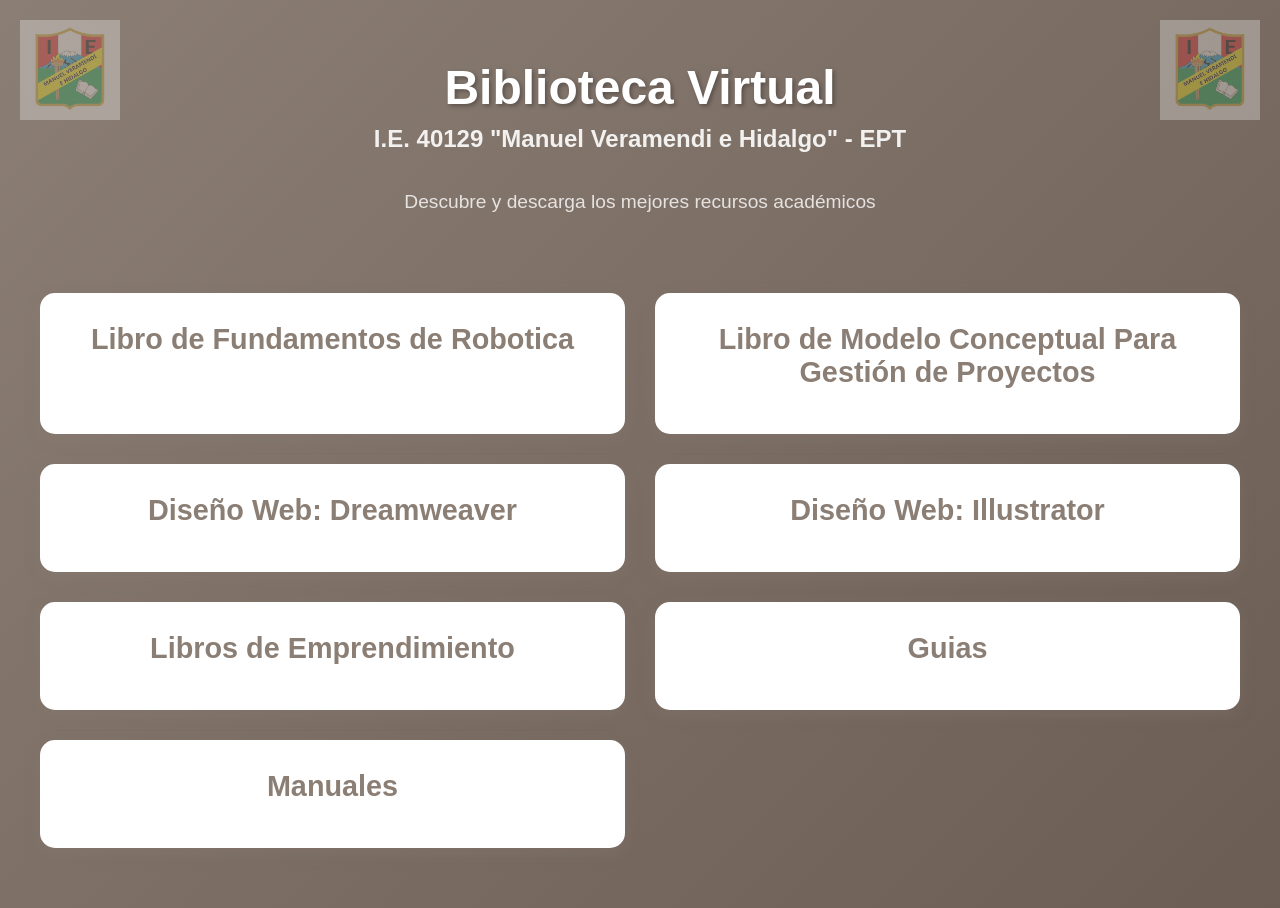
<file: indexEPT.html>
<!DOCTYPE html>
<html lang="es">
<head>
    <!-- Google Tag Manager -->
    <script>
    (function (w, d, s, l, i) {
        w[l] = w[l] || [];
        w[l].push({
        'gtm.start': new Date().getTime(),
        event: 'gtm.js'
        });

        var f = d.getElementsByTagName(s)[0],
            j = d.createElement(s),
            dl = l !== 'dataLayer' ? '&l=' + l : '';

        j.async = true;
        j.src = 'https://www.googletagmanager.com/gtm.js?id=' + i + dl;

        f.parentNode.insertBefore(j, f);

    })(window, document, 'script', 'dataLayer', 'GTM-TBSPSW2Z');
    </script>
    <!-- End Google Tag Manager -->
    <meta charset="UTF-8">
    <meta name="viewport" content="width=device-width, initial-scale=1.0">
    <title>Biblioteca</title>
    <style>
        * {
            margin: 0;
            padding: 0;
            box-sizing: border-box;
        }

        body {
            font-family: 'Segoe UI', Tahoma, Geneva, Verdana, sans-serif;
            background: linear-gradient(135deg, #8b7e74, #6b5d54);
            min-height: 100vh;
            padding: 20px;
        }

        .insignia {
            position: fixed;
            width: 100px;
            height: 100px;
            opacity: 0.3;
            z-index: 1;
        }

        .insignia-left {
            top: 20px;
            left: 20px;
        }

        .insignia-right {
            top: 20px;
            right: 20px;
        }

        .hero {
            text-align: center;
            color: white;
            padding: 40px 20px;
            position: relative;
            z-index: 2;
        }

        .hero h1 {
            font-size: 3em;
            margin-bottom: 10px;
            text-shadow: 2px 2px 4px rgba(0,0,0,0.3);
        }

        .hero h2 {
            font-size: 1.5em;
            margin-bottom: 20px;
            opacity: 0.9;
        }

        .hero p {
            font-size: 1.2em;
            opacity: 0.8;
        }

        .container {
            max-width: 1200px;
            margin: 40px auto;
            position: relative;
            z-index: 2;
        }

        .books-grid {
            display: grid;
            grid-template-columns: repeat(auto-fit, minmax(400px, 1fr));
            gap: 30px;
            margin-top: 30px;
        }

        .book-card {
            background: white;
            border-radius: 15px;
            padding: 30px;
            box-shadow: 0 5px 15px rgba(139, 126, 116, 0.3);
            cursor: pointer;
            transition: transform 0.3s, box-shadow 0.3s;
            text-align: center;
        }

        .book-card:hover {
            transform: translateY(-10px);
            box-shadow: 0 5px 15px rgba(139, 126, 116, 0.3);
        }

        .book-card h3 {
            font-size: 1.8em;
            color: #8b7e74;
            margin-bottom: 15px;
        }

        .book-card p {
            color: #666;
            font-size: 1.1em;
            line-height: 1.6;
        }

        .modal {
            display: none;
            position: fixed;
            z-index: 1000;
            left: 0;
            top: 0;
            width: 100%;
            height: 100%;
            background-color: rgba(0,0,0,0.7);
            animation: fadeIn 0.3s;
        }

        @keyframes fadeIn {
            from { opacity: 0; }
            to { opacity: 1; }
        }

        .modal-content {
            background-color: white;
            margin: 5% auto;
            padding: 40px;
            border-radius: 20px;
            max-width: 600px;
            position: relative;
            animation: slideDown 0.3s;
        }

        .modal-content-large {
            max-width: 900px;
            max-height: 80vh;
            overflow-y: auto;
        }

        @keyframes slideDown {
            from {
                transform: translateY(-50px);
                opacity: 0;
            }
            to {
                transform: translateY(0);
                opacity: 1;
            }
        }

        .close-modal {
            position: absolute;
            right: 20px;
            top: 20px;
            font-size: 35px;
            font-weight: bold;
            color: #aaa;
            cursor: pointer;
            transition: color 0.3s;
        }

        .close-modal:hover {
            color: #000;
        }

        .modal-title {
            color: #8b7e74;
            font-size: 2em;
            margin-bottom: 15px;
        }

        .modal-description {
            color: #666;
            font-size: 1.1em;
            margin-bottom: 30px;
            line-height: 1.6;
        }

        .download-btn {
            display: inline-block;
            background: linear-gradient(135deg, #667eea 0%, #8b7e74 100%);
            color: white;
            padding: 15px 40px;
            text-decoration: none;
            border-radius: 50px;
            font-size: 1.1em;
            font-weight: bold;
            transition: transform 0.3s, box-shadow 0.3s;
            box-shadow: 0 5px 15px rgba(102, 126, 234, 0.4);
        }

        .download-btn:hover {
            transform: translateY(-3px);
            box-shadow: 0 8px 20px rgba(102, 126, 234, 0.6);
        }

        .search-bar {
            background: white;
            border-radius: 50px;
            padding: 10px 25px;
            box-shadow: 0 5px 20px rgba(0,0,0,0.2);
            margin-bottom: 30px;
        }

        .search-bar input {
            width: 100%;
            border: none;
            outline: none;
            font-size: 1.1em;
            padding: 10px;
            background: transparent;
        }

        .pdf-list {
            margin-top: 30px;
        }

        .pdf-item {
            display: flex;
            justify-content: space-between;
            align-items: center;
            padding: 20px;
            background: #f8f9fa;
            border-radius: 10px;
            margin-bottom: 15px;
            transition: background 0.3s;
        }

        .pdf-item:hover {
            background: #f5f5dc;
        }
        
        .pdf-name {
            color: #333;
            font-size: 1.1em;
            flex-grow: 1;
        }

        .pdf-download-btn {
            background: linear-gradient(135deg, #667eea 0%, #8b7e74 100%);
            color: white;
            padding: 10px 25px;
            border: none;
            border-radius: 25px;
            font-size: 0.95em;
            font-weight: bold;
            cursor: pointer;
            transition: transform 0.3s, box-shadow 0.3s;
            margin-left: 20px;
            white-space: nowrap;
        }

        .pdf-download-btn:hover {
            transform: translateY(-2px);
            box-shadow: 0 5px 15px rgba(102, 126, 234, 0.4);
        }
    </style>
</head>
<body>
    <!-- Google tag (gtag.js) -->
    <script async src="https://www.googletagmanager.com/gtag/js?id=G-CTFJ0ZD6KJ"></script>

    <script>
    window.dataLayer = window.dataLayer || [];

    function gtag() {
        dataLayer.push(arguments);
    }

    gtag('js', new Date());

    gtag('config', 'G-CTFJ0ZD6KJ');
    </script>
    <!-- Google Tag Manager (noscript) -->
    <noscript>
    <iframe
        src="https://www.googletagmanager.com/ns.html?id=GTM-TBSPSW2Z"
        height="0"
        width="0"
        style="display:none;visibility:hidden">
    </iframe>
    </noscript>
    <!-- End Google Tag Manager (noscript) -->
    <img src="images/insignia.jpg" class="insignia insignia-left">
    <img src="images/insignia.jpg" class="insignia insignia-right">

    <div class="hero">
        <h1>Biblioteca Virtual</h1>
        <h2>I.E. 40129 "Manuel Veramendi e Hidalgo" - EPT</h2>
        <br>
        <p>Descubre y descarga los mejores recursos académicos</p>
    </div>

    <div class="container">
        <div class="books-grid" id="booksGrid"></div>
    </div>

    <!-- ========== 7 MODALS PDF SIMPLE ========== -->
    <div class="modal" id="modalManual">
        <div class="modal-content">
            <span class="close-modal" onclick="closeModal('modalManual')">&times;</span>
            <h2 class="modal-title">Libro de Fundamentos de Robotica</h2>
            <p class="modal-description">Descarga el Libro de Antonio Barrientos y otros.</p>
            <a href="https://drive.google.com/file/d/1WTsK0y1CqP0hsffUIeiiF7lC_73sKKbZ/view?usp=sharing" class="download-btn" target="_blank">Descargar PDF</a>
        </div>
    </div>

    <div class="modal" id="modalReglamento">
        <div class="modal-content">
            <span class="close-modal" onclick="closeModal('modalReglamento')">&times;</span>
            <h2 class="modal-title">Libro de Modelo Conceptual Para Gestión de Proyectos</h2>
            <p class="modal-description">Descarga el Libro de Modelo Conceptual.</p>
            <a href="https://drive.google.com/file/d/1Zm_uHIAAAxDmXyBlKHvohp6iQISdVRIa/view?usp=sharing" class="download-btn" target="_blank">Descargar PDF</a>
        </div>
    </div>

    <div class="modal" id="modalCalendario">
        <div class="modal-content">
            <span class="close-modal" onclick="closeModal('modalCalendario')">&times;</span>
            <h2 class="modal-title">Diseño Web: Dreamweaver</h2>
            <p class="modal-description">Descarga el Libro Guia de Dreamweaver.</p>
            <a href="https://drive.google.com/file/d/1UO0YkTGk6_dG3-SxyrFYe6XjRtjSkKgo/view?usp=sharing" class="download-btn" target="_blank">Descargar PDF</a>
        </div>
    </div>

    <div class="modal" id="modalPlanTutor">
        <div class="modal-content">
            <span class="close-modal" onclick="closeModal('modalPlanTutor')">&times;</span>
            <h2 class="modal-title">Diseño Web: Illustrator</h2>
            <p class="modal-description">Descarga el Libro de Guia de Illustrator.</p>
            <a href="https://drive.google.com/file/d/13w-m_ngFNIVZNPAYFpny0Hi88xynxN3h/view?usp=sharing" class="download-btn" target="_blank">Descargar PDF</a>
        </div>
    </div>
    <!-- ========== 5 MODALS CON LISTAS ========== -->
    <div class="modal" id="modalLista1">
        <div class="modal-content modal-content-large">
            <span class="close-modal" onclick="closeModal('modalLista1')">&times;</span>
            <h2 class="modal-title">Libros de Emprendimiento</h2>
            <input type="text" id="searchLista1" class="search-bar" placeholder="Buscar...">
            <div class="pdf-list" id="pdfLista1"></div>
        </div>
    </div>

    <div class="modal" id="modalLista2">
        <div class="modal-content modal-content-large">
            <span class="close-modal" onclick="closeModal('modalLista2')">&times;</span>
            <h2 class="modal-title">Guias</h2>

            <input type="text" id="searchLista2" class="search-bar" placeholder="Buscar...">
            <div class="pdf-list" id="pdfLista2"></div>
        </div>
    </div>

    <div class="modal" id="modalLista3">
        <div class="modal-content modal-content-large">
            <span class="close-modal" onclick="closeModal('modalLista3')">&times;</span>
            <h2 class="modal-title">Manuales</h2>

            <input type="text" id="searchLista3" class="search-bar" placeholder="Buscar...">
            <div class="pdf-list" id="pdfLista3"></div>
        </div>
    </div>

    <script>
        const books = [
            { id: 1, title: "Libro de Fundamentos de Robotica", type: "manual" },
            { id: 2, title: "Libro de Modelo Conceptual Para Gestión de Proyectos", type: "reglamento" },
            { id: 3, title: "Diseño Web: Dreamweaver", type: "calendario" },
            { id: 4, title: "Diseño Web: Illustrator", type: "plan" },
            { id: 5, title: "Libros de Emprendimiento", type: "lista1" },
            { id: 6, title: "Guias", type: "lista2" },
            { id: 7, title: "Manuales", type: "lista3" },
        ];

        const modalMap = {
            manual: "modalManual",
            reglamento: "modalReglamento",
            calendario: "modalCalendario",
            plan: "modalPlanTutor",
            lista1: "modalLista1",
            lista2: "modalLista2",
            lista3: "modalLista3",
        };

        // ========== LISTAS DE LIBROS EDITABLES 🎯 ==========
        const pdfLista1 = [
            { name: "1ro Libro de Emprendimiento", pdfUrl: "https://drive.google.com/file/d/134RMMlZz7ZsDad1rnIUvDl2DVgffOWEq/view?usp=sharing" },
            { name: "2do Libro de Emprendimiento", pdfUrl: "https://drive.google.com/file/d/1gZqcE7hanpH_MWB3pwnaYK9h0RG3GOVp/view?usp=sharing" },
            { name: "3ro Libro de Emprendimiento", pdfUrl: "https://drive.google.com/file/d/1Ful3GIXUnMcf5shGBBvqCG7WsEiiTtSZ/view?usp=sharing" },
            { name: "4to Libro de Emprendimiento", pdfUrl: "" },
            { name: "5to Libro de Emprendimiento", pdfUrl: "https://drive.google.com/file/d/1P0937_vOBKebtdo_n7mUgCSBf6dhjxtu/view?usp=sharing" },
        ];

        const pdfLista2 = [
            { name: "Guía del Proceso Creativo de Desing Thinking", pdfUrl: "https://drive.google.com/file/d/1-rp7LLqS-T9xVtWy3d69FksKGkc5Q4Ex/view?usp=sharing" },
            { name: "Guía Practica para Emprendedores", pdfUrl: "https://drive.google.com/file/d/1N1XkB7fwnK_YeUnmy5kO2a87iBU9SWTS/view?usp=sharing" },
            { name: "Guía de Arduino", pdfUrl: "https://drive.google.com/file/d/1XNzGV4RzZfZVmvZ7Vb0Dd5lMqWeS6CUr/view?usp=sharing" },
            { name: "Guía de Desing Thinking", pdfUrl: "https://drive.google.com/file/d/1oJ-y1NOFGgDW4S3SI-tTwjw5KmvuyP1u/view?usp=sharing" },
        ];

        const pdfLista3 = [
            { name: "Manual de Scratch", pdfUrl: "https://drive.google.com/file/d/1PU1fzU1FYNyc-4un01mN79lMIkMm9wit/view?usp=sharing" },
            { name: "Manual Lego", pdfUrl: "https://drive.google.com/file/d/1bAdoAIWWnbKbM3u6PC8XmkJkvcfDIF-S/view?usp=sharing" },
        ];

        function renderBooks() {
            const grid = document.getElementById("booksGrid");
            grid.innerHTML = "";
            books.forEach(book => {
                const card = document.createElement("div");
                card.className = "book-card";
                card.onclick = () => openModal(book.type);
                card.innerHTML = `<h3>${book.title}</h3>`;
                grid.appendChild(card);
            });
        }

        function renderPdfList(lista, id) {
            const list = document.getElementById(id);
            list.innerHTML = "";
            lista.forEach(libro => {
                list.innerHTML += `
                <div class='pdf-item'>
                    <span>${libro.name}</span>
                    <button class='pdf-download-btn' onclick="window.open('${libro.pdfUrl}')">Descargar</button>
                </div>`;
            });
        }

        function openModal(type) {
            const modalId = modalMap[type];
            document.getElementById(modalId).style.display = "block";

            if (type === "lista1") renderPdfList(pdfLista1, "pdfLista1");
            if (type === "lista2") renderPdfList(pdfLista2, "pdfLista2");
            if (type === "lista3") renderPdfList(pdfLista3, "pdfLista3");
            if (type === "lista4") renderPdfList(pdfLista4, "pdfLista4");
            if (type === "lista5") renderPdfList(pdfLista5, "pdfLista5");
        }

        function closeModal(id) {
            document.getElementById(id).style.display = "none";
        }

        document.addEventListener("DOMContentLoaded", () => {
            renderBooks();
        });
    </script>
</body>
</file>
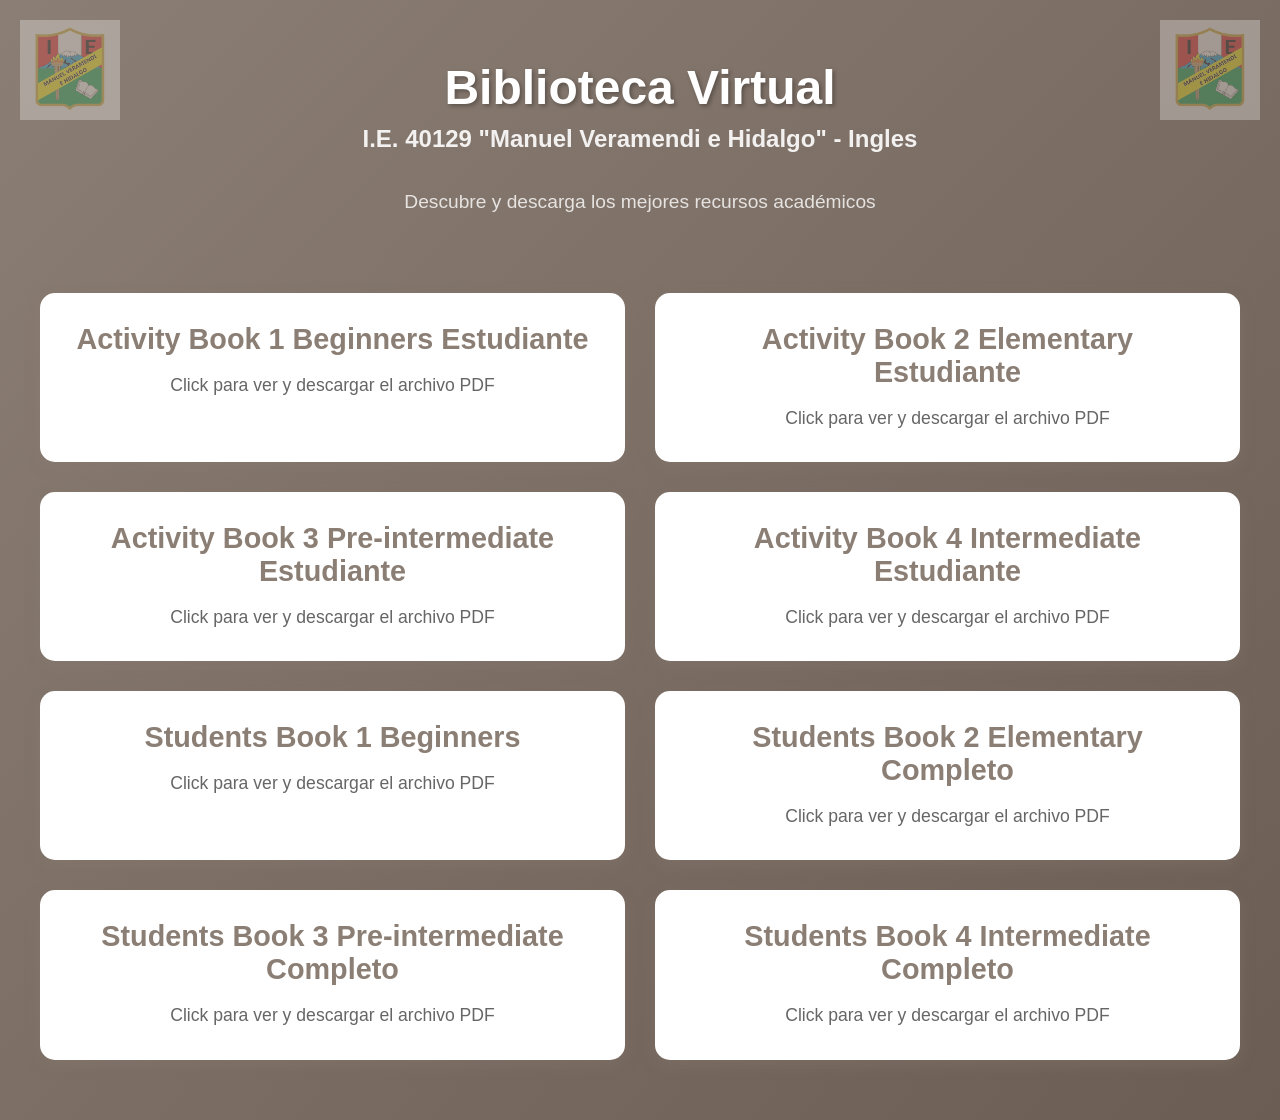
<file: indexIngles.html>
<!DOCTYPE html>
<html lang="es">
<head>
    <!-- Google Tag Manager -->
    <script>
    (function (w, d, s, l, i) {
        w[l] = w[l] || [];
        w[l].push({
        'gtm.start': new Date().getTime(),
        event: 'gtm.js'
        });

        var f = d.getElementsByTagName(s)[0],
            j = d.createElement(s),
            dl = l !== 'dataLayer' ? '&l=' + l : '';

        j.async = true;
        j.src = 'https://www.googletagmanager.com/gtm.js?id=' + i + dl;

        f.parentNode.insertBefore(j, f);

    })(window, document, 'script', 'dataLayer', 'GTM-TBSPSW2Z');
    </script>
    <!-- End Google Tag Manager -->
    <meta charset="UTF-8">
    <meta name="viewport" content="width=device-width, initial-scale=1.0">
    <title>Biblioteca</title>
    <style>
        * {
            margin: 0;
            padding: 0;
            box-sizing: border-box;
        }

        body {
            font-family: 'Segoe UI', Tahoma, Geneva, Verdana, sans-serif;
            background: linear-gradient(135deg, #8b7e74, #6b5d54);
            min-height: 100vh;
            padding: 20px;
        }

        .insignia {
            position: fixed;
            width: 100px;
            height: 100px;
            opacity: 0.3;
            z-index: 1;
        }

        .insignia-left {
            top: 20px;
            left: 20px;
        }

        .insignia-right {
            top: 20px;
            right: 20px;
        }

        .hero {
            text-align: center;
            color: white;
            padding: 40px 20px;
            position: relative;
            z-index: 2;
        }

        .hero h1 {
            font-size: 3em;
            margin-bottom: 10px;
            text-shadow: 2px 2px 4px rgba(0,0,0,0.3);
        }

        .hero h2 {
            font-size: 1.5em;
            margin-bottom: 20px;
            opacity: 0.9;
        }

        .hero p {
            font-size: 1.2em;
            opacity: 0.8;
        }

        .container {
            max-width: 1200px;
            margin: 40px auto;
            position: relative;
            z-index: 2;
        }

        .books-grid {
            display: grid;
            grid-template-columns: repeat(auto-fit, minmax(400px, 1fr));
            gap: 30px;
            margin-top: 30px;
        }

        .book-card {
            background: white;
            border-radius: 15px;
            padding: 30px;
            box-shadow: 0 5px 15px rgba(139, 126, 116, 0.3);
            cursor: pointer;
            transition: transform 0.3s, box-shadow 0.3s;
            text-align: center;
        }

        .book-card:hover {
            transform: translateY(-10px);
            box-shadow: 0 5px 15px rgba(139, 126, 116, 0.3);
        }

        .book-card h3 {
            font-size: 1.8em;
            color: #8b7e74;
            margin-bottom: 15px;
        }

        .book-card p {
            color: #666;
            font-size: 1.1em;
            line-height: 1.6;
        }

        .modal {
            display: none;
            position: fixed;
            z-index: 1000;
            left: 0;
            top: 0;
            width: 100%;
            height: 100%;
            background-color: rgba(0,0,0,0.7);
            animation: fadeIn 0.3s;
        }

        @keyframes fadeIn {
            from { opacity: 0; }
            to { opacity: 1; }
        }

        .modal-content {
            background-color: white;
            margin: 5% auto;
            padding: 40px;
            border-radius: 20px;
            max-width: 600px;
            position: relative;
            animation: slideDown 0.3s;
        }

        .modal-content-large {
            max-width: 900px;
            max-height: 80vh;
            overflow-y: auto;
        }

        @keyframes slideDown {
            from {
                transform: translateY(-50px);
                opacity: 0;
            }
            to {
                transform: translateY(0);
                opacity: 1;
            }
        }

        .close-modal {
            position: absolute;
            right: 20px;
            top: 20px;
            font-size: 35px;
            font-weight: bold;
            color: #aaa;
            cursor: pointer;
            transition: color 0.3s;
        }

        .close-modal:hover {
            color: #000;
        }

        .modal-title {
            color: #8b7e74;
            font-size: 2em;
            margin-bottom: 15px;
        }

        .modal-description {
            color: #666;
            font-size: 1.1em;
            margin-bottom: 30px;
            line-height: 1.6;
        }

        .download-btn {
            display: inline-block;
            background: linear-gradient(135deg, #667eea 0%, #8b7e74 100%);
            color: white;
            padding: 15px 40px;
            text-decoration: none;
            border-radius: 50px;
            font-size: 1.1em;
            font-weight: bold;
            transition: transform 0.3s, box-shadow 0.3s;
            box-shadow: 0 5px 15px rgba(102, 126, 234, 0.4);
        }

        .download-btn:hover {
            transform: translateY(-3px);
            box-shadow: 0 8px 20px rgba(102, 126, 234, 0.6);
        }

        .search-bar {
            background: white;
            border-radius: 50px;
            padding: 10px 25px;
            box-shadow: 0 5px 20px rgba(0,0,0,0.2);
            margin-bottom: 30px;
        }

        .search-bar input {
            width: 100%;
            border: none;
            outline: none;
            font-size: 1.1em;
            padding: 10px;
            background: transparent;
        }

        .pdf-list {
            margin-top: 30px;
        }

        .pdf-item {
            display: flex;
            justify-content: space-between;
            align-items: center;
            padding: 20px;
            background: #f8f9fa;
            border-radius: 10px;
            margin-bottom: 15px;
            transition: background 0.3s;
        }

        .pdf-item:hover {
            background: #f5f5dc;
        }
        
        .pdf-name {
            color: #333;
            font-size: 1.1em;
            flex-grow: 1;
        }

        .pdf-download-btn {
            background: linear-gradient(135deg, #667eea 0%, #8b7e74 100%);
            color: white;
            padding: 10px 25px;
            border: none;
            border-radius: 25px;
            font-size: 0.95em;
            font-weight: bold;
            cursor: pointer;
            transition: transform 0.3s, box-shadow 0.3s;
            margin-left: 20px;
            white-space: nowrap;
        }

        .pdf-download-btn:hover {
            transform: translateY(-2px);
            box-shadow: 0 5px 15px rgba(102, 126, 234, 0.4);
        }
    </style>
</head>
<body>
    <!-- Google tag (gtag.js) -->
    <script async src="https://www.googletagmanager.com/gtag/js?id=G-CTFJ0ZD6KJ"></script>

    <script>
    window.dataLayer = window.dataLayer || [];

    function gtag() {
        dataLayer.push(arguments);
    }

    gtag('js', new Date());

    gtag('config', 'G-CTFJ0ZD6KJ');
    </script>
    <!-- Google Tag Manager (noscript) -->
    <noscript>
    <iframe
        src="https://www.googletagmanager.com/ns.html?id=GTM-TBSPSW2Z"
        height="0"
        width="0"
        style="display:none;visibility:hidden">
    </iframe>
    </noscript>
    <!-- End Google Tag Manager (noscript) -->
    <img src="images/insignia.jpg" class="insignia insignia-left">
    <img src="images/insignia.jpg" class="insignia insignia-right">

    <div class="hero">
        <h1>Biblioteca Virtual</h1>
        <h2>I.E. 40129 "Manuel Veramendi e Hidalgo" - Ingles</h2>
        <br>
        <p>Descubre y descarga los mejores recursos académicos</p>
    </div>
    <div class="container">
        <div class="books-grid" id="booksGrid"></div>
    </div>

    <div class="modal" id="modalGeneral">
        <div class="modal-content">
            <span class="close-modal" onclick="closeModal('modalGeneral')">&times;</span>
            <h2 id="modalTitle"></h2>
            <p id="modalDescription"></p>
            <a id="modalDownload" href="#" target="_blank" class="download-btn">Descargar PDF</a>
        </div>
    </div>

    <script>
        const books = [
            { title: "Activity Book 1 Beginners Estudiante", pdfUrl: "https://drive.google.com/uc?export=download&id=1VtG8_01A10-8a78RfAxDJxylHXuYKw2j" },
            { title: "Activity Book 2 Elementary Estudiante", pdfUrl: "https://drive.google.com/uc?export=download&id=1X7fJs_9x4NTdC1c90oYxXqF8OnxKTtlE" },
            { title: "Activity Book 3 Pre-intermediate Estudiante", pdfUrl: "https://drive.google.com/uc?export=download&id=1r_RHdSRbVD9yCAab9gg01u5lOIQnctPR" },
            { title: "Activity Book 4 Intermediate Estudiante", pdfUrl: "https://drive.google.com/uc?export=download&id=1mkTv7Ijnv0S6OsEcKUTNs3W6MdWiKxlT" },
            { title: "Students Book 1 Beginners", pdfUrl: "https://drive.google.com/uc?export=download&id=1KRaQ8xxmDgW-xELlB3HGiezNebZedXvv" },
            { title: "Students Book 2 Elementary Completo", pdfUrl: "https://drive.google.com/uc?export=download&id=19PPULHjV31fDMY2zjfmNCHrjfRpQVmcD" },
            { title: "Students Book 3 Pre-intermediate Completo", pdfUrl: "https://drive.google.com/uc?export=download&id=14EvXcJXcgvqUdWZPmFoOQVeTTkRJFC8t" },
            { title: "Students Book 4 Intermediate Completo", pdfUrl: "https://drive.google.com/uc?export=download&id=106DjFloaWEXvqUqk7aVnU8OtO32hdn2G" }
        ];

        function renderBooks() {
            const grid = document.getElementById("booksGrid");
            grid.innerHTML = "";

            books.forEach(book => {
                const card = document.createElement("div");
                card.className = "book-card";
                card.innerHTML = `
                    <h3>${book.title}</h3>
                    <p>Click para ver y descargar el archivo PDF</p>
                `;
                card.onclick = () => openModal(book.title, book.pdfUrl);
                grid.appendChild(card);
            });
        }

        function openModal(title, pdfUrl) {
            document.getElementById("modalTitle").textContent = title;
            document.getElementById("modalDownload").href = pdfUrl;
            document.getElementById("modalDescription").textContent =
                "Recurso digital oficial disponible para descarga.";
            document.getElementById("modalGeneral").style.display = "block";
        }

        function closeModal(id) {
            document.getElementById(id).style.display = "none";
        }

        window.onclick = function(event) {
            const modal = document.getElementById("modalGeneral");
            if (event.target === modal) closeModal("modalGeneral");
        };

        renderBooks();
    </script>

</body>
</html>
</file>
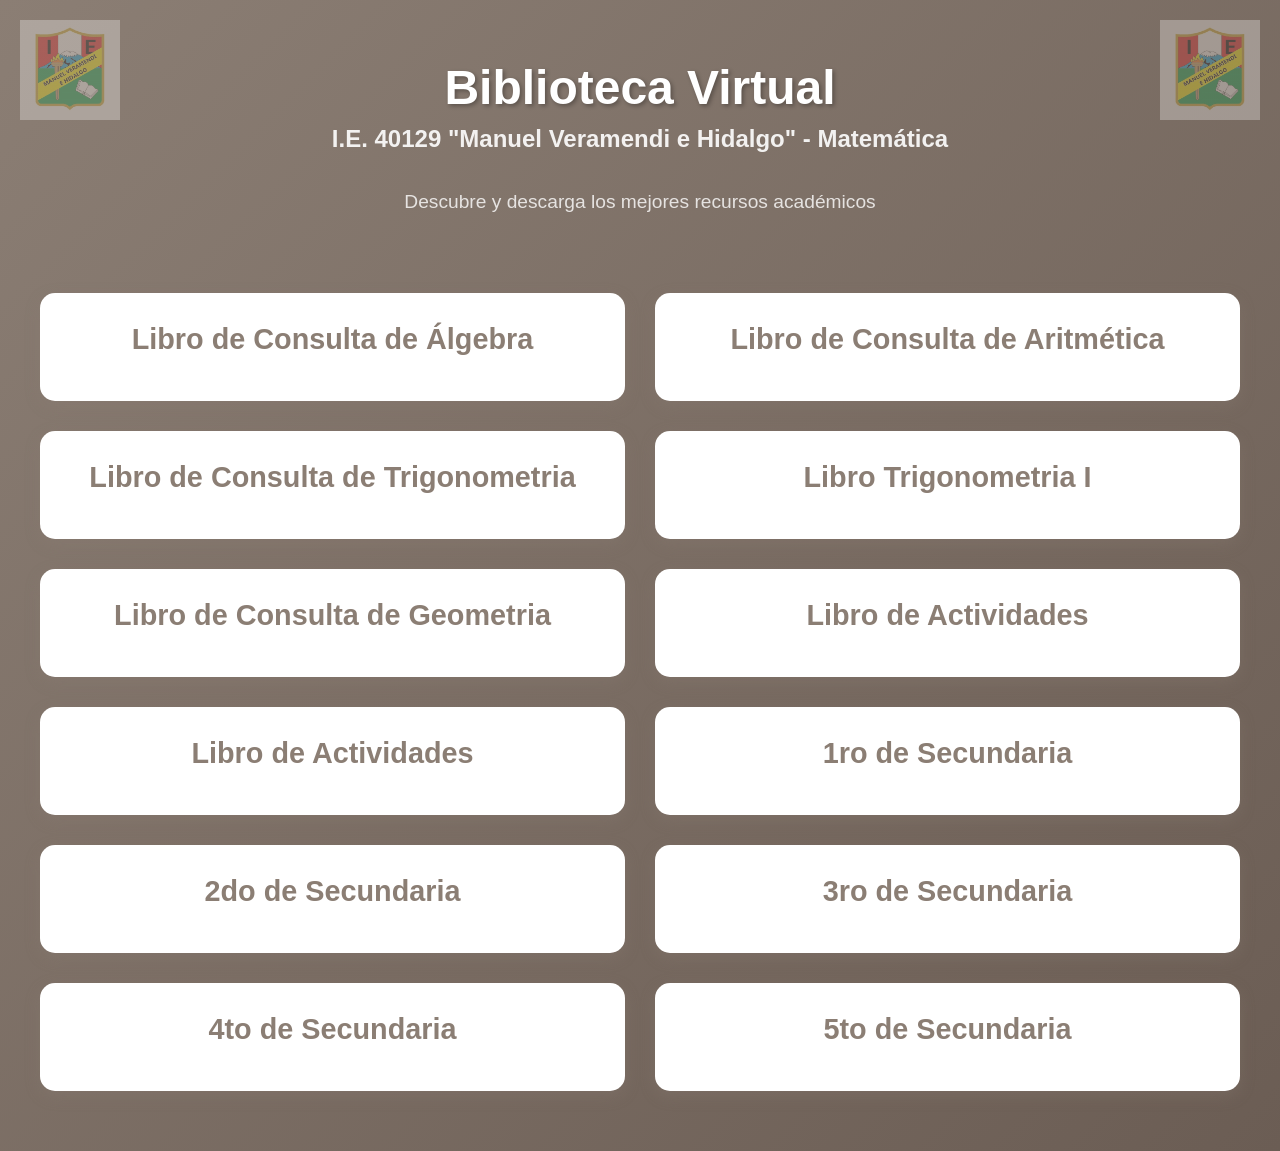
<file: indexMatematica.html>
<!DOCTYPE html>
<html lang="es">
<head>
    <!-- Google Tag Manager -->
    <script>
    (function (w, d, s, l, i) {
        w[l] = w[l] || [];
        w[l].push({
        'gtm.start': new Date().getTime(),
        event: 'gtm.js'
        });

        var f = d.getElementsByTagName(s)[0],
            j = d.createElement(s),
            dl = l !== 'dataLayer' ? '&l=' + l : '';

        j.async = true;
        j.src = 'https://www.googletagmanager.com/gtm.js?id=' + i + dl;

        f.parentNode.insertBefore(j, f);

    })(window, document, 'script', 'dataLayer', 'GTM-TBSPSW2Z');
    </script>
    <!-- End Google Tag Manager -->
    <meta charset="UTF-8">
    <meta name="viewport" content="width=device-width, initial-scale=1.0">
    <title>Biblioteca</title>
    <style>
        * {
            margin: 0;
            padding: 0;
            box-sizing: border-box;
        }

        body {
            font-family: 'Segoe UI', Tahoma, Geneva, Verdana, sans-serif;
            background: linear-gradient(135deg, #8b7e74, #6b5d54);
            min-height: 100vh;
            padding: 20px;
        }

        .insignia {
            position: fixed;
            width: 100px;
            height: 100px;
            opacity: 0.3;
            z-index: 1;
        }

        .insignia-left {
            top: 20px;
            left: 20px;
        }

        .insignia-right {
            top: 20px;
            right: 20px;
        }

        .hero {
            text-align: center;
            color: white;
            padding: 40px 20px;
            position: relative;
            z-index: 2;
        }

        .hero h1 {
            font-size: 3em;
            margin-bottom: 10px;
            text-shadow: 2px 2px 4px rgba(0,0,0,0.3);
        }

        .hero h2 {
            font-size: 1.5em;
            margin-bottom: 20px;
            opacity: 0.9;
        }

        .hero p {
            font-size: 1.2em;
            opacity: 0.8;
        }

        .container {
            max-width: 1200px;
            margin: 40px auto;
            position: relative;
            z-index: 2;
        }

        .books-grid {
            display: grid;
            grid-template-columns: repeat(auto-fit, minmax(400px, 1fr));
            gap: 30px;
            margin-top: 30px;
        }

        .book-card {
            background: white;
            border-radius: 15px;
            padding: 30px;
            box-shadow: 0 5px 15px rgba(139, 126, 116, 0.3);
            cursor: pointer;
            transition: transform 0.3s, box-shadow 0.3s;
            text-align: center;
        }

        .book-card:hover {
            transform: translateY(-10px);
            box-shadow: 0 5px 15px rgba(139, 126, 116, 0.3);
        }

        .book-card h3 {
            font-size: 1.8em;
            color: #8b7e74;
            margin-bottom: 15px;
        }

        .book-card p {
            color: #666;
            font-size: 1.1em;
            line-height: 1.6;
        }

        .modal {
            display: none;
            position: fixed;
            z-index: 1000;
            left: 0;
            top: 0;
            width: 100%;
            height: 100%;
            background-color: rgba(0,0,0,0.7);
            animation: fadeIn 0.3s;
        }

        @keyframes fadeIn {
            from { opacity: 0; }
            to { opacity: 1; }
        }

        .modal-content {
            background-color: white;
            margin: 5% auto;
            padding: 40px;
            border-radius: 20px;
            max-width: 600px;
            position: relative;
            animation: slideDown 0.3s;
        }

        .modal-content-large {
            max-width: 900px;
            max-height: 80vh;
            overflow-y: auto;
        }

        @keyframes slideDown {
            from {
                transform: translateY(-50px);
                opacity: 0;
            }
            to {
                transform: translateY(0);
                opacity: 1;
            }
        }

        .close-modal {
            position: absolute;
            right: 20px;
            top: 20px;
            font-size: 35px;
            font-weight: bold;
            color: #aaa;
            cursor: pointer;
            transition: color 0.3s;
        }

        .close-modal:hover {
            color: #000;
        }

        .modal-title {
            color: #8b7e74;
            font-size: 2em;
            margin-bottom: 15px;
        }

        .modal-description {
            color: #666;
            font-size: 1.1em;
            margin-bottom: 30px;
            line-height: 1.6;
        }

        .download-btn {
            display: inline-block;
            background: linear-gradient(135deg, #667eea 0%, #8b7e74 100%);
            color: white;
            padding: 15px 40px;
            text-decoration: none;
            border-radius: 50px;
            font-size: 1.1em;
            font-weight: bold;
            transition: transform 0.3s, box-shadow 0.3s;
            box-shadow: 0 5px 15px rgba(102, 126, 234, 0.4);
        }

        .download-btn:hover {
            transform: translateY(-3px);
            box-shadow: 0 8px 20px rgba(102, 126, 234, 0.6);
        }

        .search-bar {
            background: white;
            border-radius: 50px;
            padding: 10px 25px;
            box-shadow: 0 5px 20px rgba(0,0,0,0.2);
            margin-bottom: 30px;
        }

        .search-bar input {
            width: 100%;
            border: none;
            outline: none;
            font-size: 1.1em;
            padding: 10px;
            background: transparent;
        }

        .pdf-list {
            margin-top: 30px;
        }

        .pdf-item {
            display: flex;
            justify-content: space-between;
            align-items: center;
            padding: 20px;
            background: #f8f9fa;
            border-radius: 10px;
            margin-bottom: 15px;
            transition: background 0.3s;
        }

        .pdf-item:hover {
            background: #f5f5dc;
        }
        
        .pdf-name {
            color: #333;
            font-size: 1.1em;
            flex-grow: 1;
        }

        .pdf-download-btn {
            background: linear-gradient(135deg, #667eea 0%, #8b7e74 100%);
            color: white;
            padding: 10px 25px;
            border: none;
            border-radius: 25px;
            font-size: 0.95em;
            font-weight: bold;
            cursor: pointer;
            transition: transform 0.3s, box-shadow 0.3s;
            margin-left: 20px;
            white-space: nowrap;
        }

        .pdf-download-btn:hover {
            transform: translateY(-2px);
            box-shadow: 0 5px 15px rgba(102, 126, 234, 0.4);
        }
    </style>
</head>
<body>
    <!-- Google tag (gtag.js) -->
    <script async src="https://www.googletagmanager.com/gtag/js?id=G-CTFJ0ZD6KJ"></script>

    <script>
    window.dataLayer = window.dataLayer || [];

    function gtag() {
        dataLayer.push(arguments);
    }

    gtag('js', new Date());

    gtag('config', 'G-CTFJ0ZD6KJ');
    </script>
    <!-- Google Tag Manager (noscript) -->
    <noscript>
    <iframe
        src="https://www.googletagmanager.com/ns.html?id=GTM-TBSPSW2Z"
        height="0"
        width="0"
        style="display:none;visibility:hidden">
    </iframe>
    </noscript>
    <!-- End Google Tag Manager (noscript) -->
    <img src="images/insignia.jpg" class="insignia insignia-left">
    <img src="images/insignia.jpg" class="insignia insignia-right">

    <div class="hero">
        <h1>Biblioteca Virtual</h1>
        <h2>I.E. 40129 "Manuel Veramendi e Hidalgo" - Matemática</h2>
        <br>
        <p>Descubre y descarga los mejores recursos académicos</p>
    </div>

    <div class="container">
        <div class="books-grid" id="booksGrid"></div>
    </div>

    <!-- ========== 7 MODALS PDF SIMPLE ========== -->
    <div class="modal" id="modalManual">
        <div class="modal-content">
            <span class="close-modal" onclick="closeModal('modalManual')">&times;</span>
            <h2 class="modal-title">Libro de Consulta de Álgebra</h2>
            <p class="modal-description">Descarga el Libro de Consulta de Álgebra.</p>
            <a href="https://drive.google.com/file/d/1Jx52MJ2gSk4XJKC6uBQuoNtpldKxztgG/view?usp=sharing" class="download-btn" target="_blank">Descargar PDF</a>
        </div>
    </div>

    <div class="modal" id="modalReglamento">
        <div class="modal-content">
            <span class="close-modal" onclick="closeModal('modalReglamento')">&times;</span>
            <h2 class="modal-title">Libro de Consulta de Aritmética</h2>
            <p class="modal-description">Descarga el Libro de Consulta de Aritmética.</p>
            <a href="https://drive.google.com/file/d/1El8Ct4bYUQfgvFsiD0JER-4_ojqHf23x/view?usp=sharing" class="download-btn" target="_blank">Descargar PDF</a>
        </div>
    </div>

    <div class="modal" id="modalCalendario">
        <div class="modal-content">
            <span class="close-modal" onclick="closeModal('modalCalendario')">&times;</span>
            <h2 class="modal-title">Libro de Consulta de Trigonometria</h2>
            <p class="modal-description">Descarga el Libro de Consulta de Trigonometria.</p>
            <a href="https://drive.google.com/file/d/1W4tmsO7FSXJr9S3fB8TOB_LWwxL88pN0/view?usp=sharing" class="download-btn" target="_blank">Descargar PDF</a>
        </div>
    </div>

    <div class="modal" id="modalPlanTutor">
        <div class="modal-content">
            <span class="close-modal" onclick="closeModal('modalPlanTutor')">&times;</span>
            <h2 class="modal-title">Libro Trigonometria I</h2>
            <p class="modal-description">Descarga el Libro de Trigonometria I.</p>
            <a href="https://drive.google.com/file/d/1Mckkk2z77DIQt0AOdtEx3WR72NuESNaU/view?usp=sharing" class="download-btn" target="_blank">Descargar PDF</a>
        </div>
    </div>

    <div class="modal" id="modalNormas">
        <div class="modal-content">
            <span class="close-modal" onclick="closeModal('modalNormas')">&times;</span>
            <h2 class="modal-title">Libro de Consulta de Geometria</h2>
            <p class="modal-description">Descarga el Libro de Consulta de Geometria.</p>
            <a href="https://drive.google.com/file/d/1k3h1XuEyUGO96aje7iNi-mq4rRvtQ8Qz/view?usp=sharing" class="download-btn" target="_blank">Descargar PDF</a>
        </div>
    </div>

    <div class="modal" id="modalAgenda">
        <div class="modal-content">
            <span class="close-modal" onclick="closeModal('modalAgenda')">&times;</span>
            <h2 class="modal-title">Libro de Actividades</h2>
            <p class="modal-description">Descarga el Libro de Actividades.</p>
            <a href="https://drive.google.com/file/d/1_KVcO2uh92dV9YuSTJGq2H4z3DtBbC7z/view?usp=sharing" class="download-btn" target="_blank">Descargar PDF</a>
        </div>
    </div>

    <div class="modal" id="modalHorarios">
        <div class="modal-content">
            <span class="close-modal" onclick="closeModal('modalHorarios')">&times;</span>
            <h2 class="modal-title">Libro de Razonamiento Matemático</h2>
            <p class="modal-description">Descarga el Libro de Razonamiento Matemático.</p>
            <a href="https://drive.google.com/file/d/13isrJW-FKRAcOWVPZS8yUZUf3t1KcAfb/view?usp=sharing" class="download-btn" target="_blank">Descargar PDF</a>
        </div>
    </div>

    <!-- ========== 5 MODALS CON LISTAS ========== -->
    <div class="modal" id="modalLista1">
        <div class="modal-content modal-content-large">
            <span class="close-modal" onclick="closeModal('modalLista1')">&times;</span>
            <h2 class="modal-title">1ro de Secundaria</h2>

            <input type="text" id="searchLista1" class="search-bar" placeholder="Buscar...">
            <div class="pdf-list" id="pdfLista1"></div>
        </div>
    </div>

    <div class="modal" id="modalLista2">
        <div class="modal-content modal-content-large">
            <span class="close-modal" onclick="closeModal('modalLista2')">&times;</span>
            <h2 class="modal-title">2do de Secundaria</h2>

            <input type="text" id="searchLista2" class="search-bar" placeholder="Buscar...">
            <div class="pdf-list" id="pdfLista2"></div>
        </div>
    </div>

    <div class="modal" id="modalLista3">
        <div class="modal-content modal-content-large">
            <span class="close-modal" onclick="closeModal('modalLista3')">&times;</span>
            <h2 class="modal-title">3ro de Secundaria</h2>

            <input type="text" id="searchLista3" class="search-bar" placeholder="Buscar...">
            <div class="pdf-list" id="pdfLista3"></div>
        </div>
    </div>

    <div class="modal" id="modalLista4">
        <div class="modal-content modal-content-large">
            <span class="close-modal" onclick="closeModal('modalLista4')">&times;</span>
            <h2 class="modal-title">4to de Secundaria</h2>

            <input type="text" id="searchLista4" class="search-bar" placeholder="Buscar...">
            <div class="pdf-list" id="pdfLista4"></div>
        </div>
    </div>

    <div class="modal" id="modalLista5">
        <div class="modal-content modal-content-large">
            <span class="close-modal" onclick="closeModal('modalLista5')">&times;</span>
            <h2 class="modal-title">5to de Secundaria</h2>

            <input type="text" id="searchLista5" class="search-bar" placeholder="Buscar...">
            <div class="pdf-list" id="pdfLista5"></div>
        </div>
    </div>

    <script>
        const books = [
            { id: 1, title: "Libro de Consulta de Álgebra", type: "manual" },
            { id: 2, title: "Libro de Consulta de Aritmética", type: "reglamento" },
            { id: 3, title: "Libro de Consulta de Trigonometria", type: "calendario" },
            { id: 4, title: "Libro Trigonometria I", type: "plan" },
            { id: 5, title: "Libro de Consulta de Geometria", type: "normas" },
            { id: 6, title: "Libro de Actividades", type: "agenda" },
            { id: 7, title: "Libro de Actividades", type: "horarios" },
            { id: 8, title: "1ro de Secundaria", type: "lista1" },
            { id: 9, title: "2do de Secundaria", type: "lista2" },
            { id: 10, title: "3ro de Secundaria", type: "lista3" },
            { id: 11, title: "4to de Secundaria", type: "lista4" },
            { id: 12, title: "5to de Secundaria", type: "lista5" }
        ];

        const modalMap = {
            manual: "modalManual",
            reglamento: "modalReglamento",
            calendario: "modalCalendario",
            plan: "modalPlanTutor",
            normas: "modalNormas",
            agenda: "modalAgenda",
            horarios: "modalHorarios",
            lista1: "modalLista1",
            lista2: "modalLista2",
            lista3: "modalLista3",
            lista4: "modalLista4",
            lista5: "modalLista5"
        };

        // ========== LISTAS DE LIBROS EDITABLES 🎯 ==========
        const pdfLista1 = [
            { name: "Álgebra", pdfUrl: "https://drive.google.com/file/d/1A5-hVVFfNYWQlCX-P9UrvnugmJ6Q_teT/view?usp=sharing" },
            { name: "Aritmetica", pdfUrl: "https://drive.google.com/file/d/1zGcO01yzEqH1b2Gg_ogIvhbgNg-nDPYz/view?usp=sharing" },
            { name: "Geometria", pdfUrl: "https://drive.google.com/file/d/1bvf-oLiHcgWCXSTBmX4mwyKs6mW8n5KQ/view?usp=sharing" },
            { name: "Matemática 1ro", pdfUrl: "https://drive.google.com/file/d/18RWwx335TXxgjPZxPBWBWpq_QWoy0wtD/view?usp=sharing" },
            { name: "Razonamiento Matemático", pdfUrl: "https://drive.google.com/file/d/1IH38wp0HjYCtSvqR2WyR4FI6RKxM9w-k/view?usp=sharing" },
            { name: "Trigonometria", pdfUrl: "https://drive.google.com/file/d/1ecDSi9h7MhGjc6TUhZ3Mm343KrkKv-Tq/view?usp=sharing" }
        ];

        const pdfLista2 = [
            { name: "Álgebra", pdfUrl: "https://drive.google.com/file/d/1p9o11LDf7rUi__O_u0UQzc_9m9gz5mF3/view?usp=sharing" },
            { name: "Aritmetica", pdfUrl: "https://drive.google.com/file/d/1W3uVZGT6hMCCyXz4C2B3lvx2xMSRKom-/view?usp=sharing" },
            { name: "Geometria", pdfUrl: "https://drive.google.com/file/d/1vGLQCgPBmUBWsEDsncE2ut8PZi9i36PQ/view?usp=sharing" },
            { name: "Matemática 2do", pdfUrl: "https://drive.google.com/file/d/1hBW7-hl89SV5HzBNjsGqo88nnJjclwaQ/view?usp=sharing" },
            { name: "Razonamiento Matemático", pdfUrl: "https://drive.google.com/file/d/1tYIgdUDLdOUq66XDCgwoKyZV3sdlcYZA/view?usp=sharing" },
            { name: "Trigonometria", pdfUrl: "https://drive.google.com/file/d/1m_WpOKotzBwmqlikPfZcWQcY-iSQkYHc/view?usp=sharing" }
        ];

        const pdfLista3 = [
            { name: "Álgebra I", pdfUrl: "https://drive.google.com/file/d/1sVUDG07Lx0qE4zdzDfkNKPK-1vs8nzgQ/view?usp=sharing" },
            { name: "Álgebra II", pdfUrl: "https://drive.google.com/file/d/1wP-72YKNMuVpGhM-crLNkPUMKBHm4aZU/view?usp=sharing" },
            { name: "Aritmetica", pdfUrl: "https://drive.google.com/file/d/1pcGDaG8NIGoB-PZTrI34HMbmBURFgcbz/view?usp=sharing" },
            { name: "Geometria", pdfUrl: "https://drive.google.com/file/d/1NIaRZf2Y81hw2d4tq4DwpGVKrGZlsViU/view?usp=sharing" },
            { name: "Matemática 3ro", pdfUrl: "https://drive.google.com/file/d/1KdU1JS3ebFo5jp4inkBMp7mc7TCT7TH7/view?usp=sharing" },
            { name: "Razonamiento Matemático", pdfUrl: "https://drive.google.com/file/d/1Qzzn35yXbT0SGbK5xEr3xQdm5ZHQAVa0/view?usp=sharing" },
            { name: "Trigonometria", pdfUrl: "https://drive.google.com/file/d/1qE2nfRP6DD8hnK0bAQ9pGjr0IVrMQHNt/view?usp=sharing" }
        ];

        const pdfLista4 = [
            { name: "Álgebra", pdfUrl: "https://drive.google.com/file/d/1WTIqkDEsKrsyPmcKzj4_BGP5M3AisVLz/view?usp=sharing" },
            { name: "Aritmetica", pdfUrl: "https://drive.google.com/file/d/127ojwWY5WLExnV057-0SgTY7jaySfZvz/view?usp=sharing" },
            { name: "Geometria I", pdfUrl: "https://drive.google.com/file/d/1dnH7bt4z1OBAvAWpJCx4RJ8lgXaBarQE/view?usp=sharing" },
            { name: "Geometria II", pdfUrl: "https://drive.google.com/file/d/1RHDaXrkGx_nVdwyDt17dIOzXI8F0JJZL/view?usp=sharing" },
            { name: "Razonamiento Matemático I", pdfUrl: "https://drive.google.com/file/d/1tkDZ1cGBzx6Ob0vd4MrenhtQx8cklQ4A/view?usp=sharing" },
            { name: "Razonamiento Matemático II", pdfUrl: "https://drive.google.com/file/d/1eLk-VlnR9_dtmuDpWrt8FOvE4FVBoVBT/view?usp=sharing" },
            { name: "Trigonometria", pdfUrl: "https://drive.google.com/file/d/1eNbFn275szqwq5sB7l3McQbEEmpBfUI2/view?usp=sharing" }
        ];

        const pdfLista5 = [
            { name: "Álgebra", pdfUrl: "https://drive.google.com/file/d/1m7foL8GF8S1TtBe5fjh4-OCb70GTzff7/view?usp=sharing" },
            { name: "Álgebra CONAMAT", pdfUrl: "https://drive.google.com/file/d/11UUjKC30bjh7JvloMKDADzDv7EYbxPJO/view?usp=sharing" },
            { name: "Aritmetica", pdfUrl: "https://drive.google.com/file/d/1B3GKnkJ-61m7-nxaUr5ew0DsCxthtXJp/view?usp=sharing" },
            { name: "Aritmetica CONAMAT", pdfUrl: "https://drive.google.com/file/d/1eVGr2TTTX8QFsVabfg-rhoJC1izfrQel/view?usp=sharing" },
            { name: "Geometria I", pdfUrl: "https://drive.google.com/file/d/1C0E5g3BWtD5lS0ZmTVCzxoSPsJM1q5r7/view?usp=sharing" },
            { name: "Geometria II", pdfUrl: "https://drive.google.com/file/d/1WIO84aqVBN0JzNmenlgH-HdePngX0M-f/view?usp=sharing" },
            { name: "Geometria Analitica CONAMAT", pdfUrl: "https://drive.google.com/file/d/1UycIY1NDfjXaUv5wBnKFrgKuRfWKBzVN/view?usp=sharing" },
            { name: "Geometria y Trigonometria CONAMAT", pdfUrl: "https://drive.google.com/file/d/1TMLpDH2RaoPoA6ZqE4m0atgpf9QDX-1r/view?usp=sharing" },  
            { name: "Razonamiento Matemático I", pdfUrl: "https://drive.google.com/file/d/1V6c9sRT1g2aDodEW2anp62nO2WbGuIf-/view?usp=sharing" },
            { name: "Trigonometria", pdfUrl: "https://drive.google.com/file/d/1tH741X3vbrJqugBNBlGcHsNrBGv06XmC/view?usp=sharing" }
        ];

        function renderBooks() {
            const grid = document.getElementById("booksGrid");
            grid.innerHTML = "";
            books.forEach(book => {
                const card = document.createElement("div");
                card.className = "book-card";
                card.onclick = () => openModal(book.type);
                card.innerHTML = `<h3>${book.title}</h3>`;
                grid.appendChild(card);
            });
        }

        function renderPdfList(lista, id) {
            const list = document.getElementById(id);
            list.innerHTML = "";
            lista.forEach(libro => {
                list.innerHTML += `
                <div class='pdf-item'>
                    <span>${libro.name}</span>
                    <button class='pdf-download-btn' onclick="window.open('${libro.pdfUrl}')">Descargar</button>
                </div>`;
            });
        }

        function openModal(type) {
            const modalId = modalMap[type];
            document.getElementById(modalId).style.display = "block";

            if (type === "lista1") renderPdfList(pdfLista1, "pdfLista1");
            if (type === "lista2") renderPdfList(pdfLista2, "pdfLista2");
            if (type === "lista3") renderPdfList(pdfLista3, "pdfLista3");
            if (type === "lista4") renderPdfList(pdfLista4, "pdfLista4");
            if (type === "lista5") renderPdfList(pdfLista5, "pdfLista5");
        }

        function closeModal(id) {
            document.getElementById(id).style.display = "none";
        }

        document.addEventListener("DOMContentLoaded", () => {
            renderBooks();
        });
    </script>
</body>
</file>
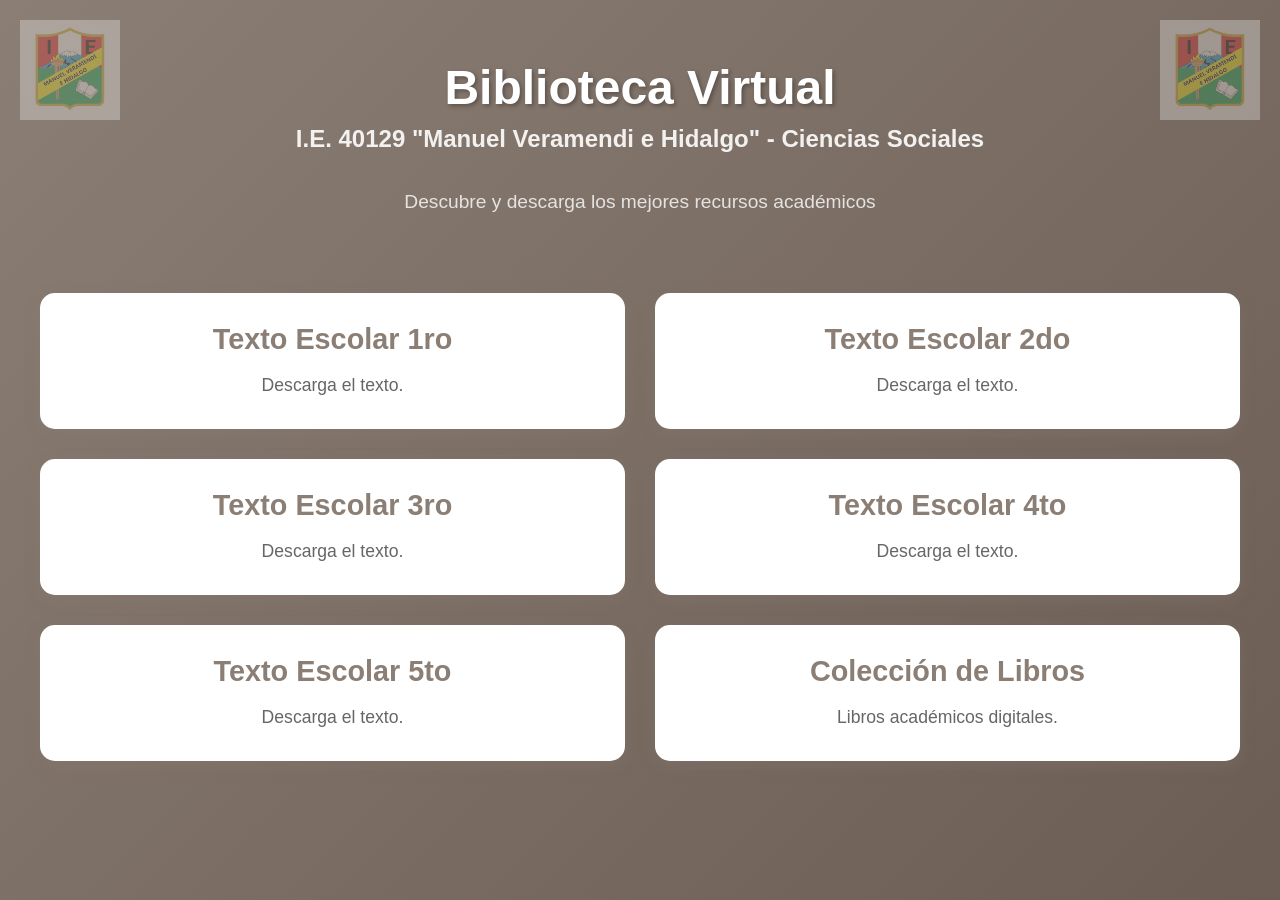
<file: indexSociales.html>
<!DOCTYPE html>
<html lang="es">
<head>
    <!-- Google Tag Manager -->
    <script>
    (function (w, d, s, l, i) {
        w[l] = w[l] || [];
        w[l].push({
        'gtm.start': new Date().getTime(),
        event: 'gtm.js'
        });

        var f = d.getElementsByTagName(s)[0],
            j = d.createElement(s),
            dl = l !== 'dataLayer' ? '&l=' + l : '';

        j.async = true;
        j.src = 'https://www.googletagmanager.com/gtm.js?id=' + i + dl;

        f.parentNode.insertBefore(j, f);

    })(window, document, 'script', 'dataLayer', 'GTM-TBSPSW2Z');
    </script>
    <!-- End Google Tag Manager -->
    <meta charset="UTF-8">
    <meta name="viewport" content="width=device-width, initial-scale=1.0">
    <title>Biblioteca</title>
    <style>
        * {
            margin: 0;
            padding: 0;
            box-sizing: border-box;
        }

        body {
            font-family: 'Segoe UI', Tahoma, Geneva, Verdana, sans-serif;
            background: linear-gradient(135deg, #8b7e74, #6b5d54);
            min-height: 100vh;
            padding: 20px;
        }

        .insignia {
            position: fixed;
            width: 100px;
            height: 100px;
            opacity: 0.3;
            z-index: 1;
        }

        .insignia-left {
            top: 20px;
            left: 20px;
        }

        .insignia-right {
            top: 20px;
            right: 20px;
        }

        .hero {
            text-align: center;
            color: white;
            padding: 40px 20px;
            position: relative;
            z-index: 2;
        }

        .hero h1 {
            font-size: 3em;
            margin-bottom: 10px;
            text-shadow: 2px 2px 4px rgba(0,0,0,0.3);
        }

        .hero h2 {
            font-size: 1.5em;
            margin-bottom: 20px;
            opacity: 0.9;
        }

        .hero p {
            font-size: 1.2em;
            opacity: 0.8;
        }

        .container {
            max-width: 1200px;
            margin: 40px auto;
            position: relative;
            z-index: 2;
        }

        .books-grid {
            display: grid;
            grid-template-columns: repeat(auto-fit, minmax(400px, 1fr));
            gap: 30px;
            margin-top: 30px;
        }

        .book-card {
            background: white;
            border-radius: 15px;
            padding: 30px;
            box-shadow: 0 5px 15px rgba(139, 126, 116, 0.3);
            cursor: pointer;
            transition: transform 0.3s, box-shadow 0.3s;
            text-align: center;
        }

        .book-card:hover {
            transform: translateY(-10px);
            box-shadow: 0 5px 15px rgba(139, 126, 116, 0.3);
        }

        .book-card h3 {
            font-size: 1.8em;
            color: #8b7e74;
            margin-bottom: 15px;
        }

        .book-card p {
            color: #666;
            font-size: 1.1em;
            line-height: 1.6;
        }

        .modal {
            display: none;
            position: fixed;
            z-index: 1000;
            left: 0;
            top: 0;
            width: 100%;
            height: 100%;
            background-color: rgba(0,0,0,0.7);
            animation: fadeIn 0.3s;
        }

        @keyframes fadeIn {
            from { opacity: 0; }
            to { opacity: 1; }
        }

        .modal-content {
            background-color: white;
            margin: 5% auto;
            padding: 40px;
            border-radius: 20px;
            max-width: 600px;
            position: relative;
            animation: slideDown 0.3s;
        }

        .modal-content-large {
            max-width: 900px;
            max-height: 80vh;
            overflow-y: auto;
        }

        @keyframes slideDown {
            from {
                transform: translateY(-50px);
                opacity: 0;
            }
            to {
                transform: translateY(0);
                opacity: 1;
            }
        }

        .close-modal {
            position: absolute;
            right: 20px;
            top: 20px;
            font-size: 35px;
            font-weight: bold;
            color: #aaa;
            cursor: pointer;
            transition: color 0.3s;
        }

        .close-modal:hover {
            color: #000;
        }

        .modal-title {
            color: #8b7e74;
            font-size: 2em;
            margin-bottom: 15px;
        }

        .modal-description {
            color: #666;
            font-size: 1.1em;
            margin-bottom: 30px;
            line-height: 1.6;
        }

        .download-btn {
            display: inline-block;
            background: linear-gradient(135deg, #667eea 0%, #8b7e74 100%);
            color: white;
            padding: 15px 40px;
            text-decoration: none;
            border-radius: 50px;
            font-size: 1.1em;
            font-weight: bold;
            transition: transform 0.3s, box-shadow 0.3s;
            box-shadow: 0 5px 15px rgba(102, 126, 234, 0.4);
        }

        .download-btn:hover {
            transform: translateY(-3px);
            box-shadow: 0 8px 20px rgba(102, 126, 234, 0.6);
        }

        .search-bar {
            background: white;
            border-radius: 50px;
            padding: 10px 25px;
            box-shadow: 0 5px 20px rgba(0,0,0,0.2);
            margin-bottom: 30px;
        }

        .search-bar input {
            width: 100%;
            border: none;
            outline: none;
            font-size: 1.1em;
            padding: 10px;
            background: transparent;
        }

        .pdf-list {
            margin-top: 30px;
        }

        .pdf-item {
            display: flex;
            justify-content: space-between;
            align-items: center;
            padding: 20px;
            background: #f8f9fa;
            border-radius: 10px;
            margin-bottom: 15px;
            transition: background 0.3s;
        }

        .pdf-item:hover {
            background: #f5f5dc;
        }
        
        .pdf-name {
            color: #333;
            font-size: 1.1em;
            flex-grow: 1;
        }

        .pdf-download-btn {
            background: linear-gradient(135deg, #667eea 0%, #8b7e74 100%);
            color: white;
            padding: 10px 25px;
            border: none;
            border-radius: 25px;
            font-size: 0.95em;
            font-weight: bold;
            cursor: pointer;
            transition: transform 0.3s, box-shadow 0.3s;
            margin-left: 20px;
            white-space: nowrap;
        }

        .pdf-download-btn:hover {
            transform: translateY(-2px);
            box-shadow: 0 5px 15px rgba(102, 126, 234, 0.4);
        }
    </style>
</head>
<body>
    <!-- Google tag (gtag.js) -->
    <script async src="https://www.googletagmanager.com/gtag/js?id=G-CTFJ0ZD6KJ"></script>

    <script>
    window.dataLayer = window.dataLayer || [];

    function gtag() {
        dataLayer.push(arguments);
    }

    gtag('js', new Date());

    gtag('config', 'G-CTFJ0ZD6KJ');
    </script>
    <!-- Google Tag Manager (noscript) -->
    <noscript>
    <iframe
        src="https://www.googletagmanager.com/ns.html?id=GTM-TBSPSW2Z"
        height="0"
        width="0"
        style="display:none;visibility:hidden">
    </iframe>
    </noscript>
    <!-- End Google Tag Manager (noscript) -->
    <img src="images/insignia.jpg" class="insignia insignia-left">
    <img src="images/insignia.jpg" class="insignia insignia-right">

    <div class="hero">
        <h1>Biblioteca Virtual</h1>
        <h2>I.E. 40129 "Manuel Veramendi e Hidalgo" - Ciencias Sociales</h2>
        <br>
        <p>Descubre y descarga los mejores recursos académicos</p>
    </div>

    <div class="container">
        <div class="books-grid" id="booksGrid"></div>
    </div>

    <div class="modal" id="modalManual">
        <div class="modal-content">
            <span class="close-modal" onclick="closeModal('modalManual')">&times;</span>
            <h2 class="modal-title">Texto Escolar 1ro</h2>
            <p class="modal-description">Descarga el Texto Escolar para primer grado.</p>
            <a href="https://drive.google.com/file/d/1zDcUPZ0SRR-bQPeujsou-Ko04YqT0lJj/view?usp=sharing" class="download-btn" target="_blank">Descargar PDF</a>
        </div>
    </div>

    <div class="modal" id="modalReglamento">
        <div class="modal-content">
            <span class="close-modal" onclick="closeModal('modalReglamento')">&times;</span>
            <h2 class="modal-title">Texto Escolar 2do</h2>
            <p class="modal-description">Descarga el Texto Escolar para segundo grado.</p>
            <a href="https://drive.google.com/file/d/1sW6BjhIsfKx3nMXD6nbsNgjD2QcrtvoO/view?usp=sharing" class="download-btn" target="_blank">Descargar PDF</a>
        </div>
    </div>

    <div class="modal" id="modalCalendario">
        <div class="modal-content">
            <span class="close-modal" onclick="closeModal('modalCalendario')">&times;</span>
            <h2 class="modal-title">Texto Escolar 3ro</h2>
            <p class="modal-description">Descarga el Texto Escolar para tercer grado.</p>
            <a href="https://drive.google.com/file/d/1hlgSlb91FWxeuTEk3Jcfrf3QXzEurSfn/view?usp=sharing" class="download-btn" target="_blank">Descargar PDF</a>
        </div>
    </div>

    <div class="modal" id="modalPlanTutor">
        <div class="modal-content">
            <span class="close-modal" onclick="closeModal('modalPlanTutor')">&times;</span>
            <h2 class="modal-title">Texto Escolar 4to</h2>
            <p class="modal-description">Descarga el Texto Escolar para cuarto grado.</p>
            <a href="https://drive.google.com/file/d/1DZv7DZr0cAGVO5R61o4xBW9hKtpSoTcU/view?usp=sharing" class="download-btn" target="_blank">Descargar PDF</a>
        </div>
    </div>

    <div class="modal" id="modalNormas">
        <div class="modal-content">
            <span class="close-modal" onclick="closeModal('modalNormas')">&times;</span>
            <h2 class="modal-title">Texto Escolar 5to</h2>
            <p class="modal-description">Descarga el Texto Escolar para quinto grado.</p>
            <a href="https://drive.google.com/file/d/1IOxFWVHZHdBTlqXVp2pnxpDzENJx_n1B/view?usp=sharing" class="download-btn" target="_blank">Descargar PDF</a>
        </div>
    </div>


    <div class="modal" id="modalColeccion">
        <div class="modal-content modal-content-large">
            <span class="close-modal" onclick="closeModal('modalColeccion')">&times;</span>
            <h2 class="modal-title">Colección de Libros</h2>

            <div class="search-bar">
                <input type="text" id="searchPdf" placeholder="Buscar libros...">
            </div>

            <div class="pdf-list" id="pdfList"></div>
        </div>
    </div>

    <script>
        const books = [
            { id: 1, title: "Texto Escolar 1ro", description: "Descarga el texto.", type: "manual" },
            { id: 2, title: "Texto Escolar 2do", description: "Descarga el texto.", type: "reglamento" },
            { id: 3, title: "Texto Escolar 3ro", description: "Descarga el texto.", type: "calendario" },
            { id: 4, title: "Texto Escolar 4to", description: "Descarga el texto.", type: "plan" },
            { id: 5, title: "Texto Escolar 5to", description: "Descarga el texto.", type: "normas" },
            { id: 6, title: "Colección de Libros", description: "Libros académicos digitales.", type: "coleccion" }
        ];

        function renderBooks() {
            const grid = document.getElementById('booksGrid');
            grid.innerHTML = '';
            books.forEach(book => {
                const card = document.createElement('div');
                card.className = 'book-card';
                card.onclick = () => openModal(book.type);
                card.innerHTML = `<h3>${book.title}</h3><p>${book.description}</p>`;
                grid.appendChild(card);
            });
        }

        const pdfLibros = [
            { id: 1, name: "Armas, Gérmenes y Acero", pdfUrl: "https://drive.google.com/file/d/1AdGxwBLGnhoAkFbGidZDy1KqNGMbKqlp/view?usp=sharing" },
            { id: 2, name: "El Amanecer De Todo: Una Nueva Historia De La Humanidad", pdfUrl: "https://drive.google.com/file/d/140ijDBI9mXtp9hC5Sze7QRfJrNBUn2fA/view?usp=sharing" },
            { id: 3, name: "Historia Del Tahuantinsuyo", pdfUrl: "https://drive.google.com/file/d/1YmluzrvV9YwxP-cvKBbr5Z6IxteEhn1-/view?usp=sharing" },
            { id: 4, name: "Historia General Del Perú", pdfUrl: "https://drive.google.com/file/d/1sS2zt6UwfQ1wL8Or-Oi5wKrWpVaIfvM8/view?usp=sharing" },
            { id: 5, name: "Sapiens: De Animales A Dioses", pdfUrl: "https://drive.google.com/file/d/1NjH49frk_E-ksOc4yTpbLvHdHtE_8XC6/view?usp=sharing" }
        ];

        function renderPdfList(libros = pdfLibros) {
            const list = document.getElementById('pdfList');
            list.innerHTML = '';
            libros.forEach(libro => {
                const item = document.createElement('div');
                item.className = 'pdf-item';
                item.innerHTML = `<span>${libro.name}</span>
                <button class="pdf-download-btn" onclick="downloadPdf('${libro.pdfUrl}')">Descargar</button>`;
                list.appendChild(item);
            });
        }

        function openModal(type) {
            const modalMap = {
                manual: "modalManual",
                reglamento: "modalReglamento",
                calendario: "modalCalendario",
                plan: "modalPlanTutor",
                normas: "modalNormas",
                coleccion: "modalColeccion"
            };
            if (type === "coleccion") renderPdfList();
            document.getElementById(modalMap[type]).style.display = "block";
        }

        function closeModal(modalId) {
            document.getElementById(modalId).style.display = "none";
        }

        window.onclick = function(event) {
            document.querySelectorAll('.modal').forEach(modal => {
                if (event.target === modal) modal.style.display = "none";
            });
        };

        function downloadPdf(url) {
            window.open(url, "_blank");
        }

        document.addEventListener("DOMContentLoaded", renderBooks);
        document.getElementById('searchPdf').addEventListener("input", e => {
            const term = e.target.value.toLowerCase();
            renderPdfList(pdfLibros.filter(l => l.name.toLowerCase().includes(term)));
        });
    </script>
</body>
</html>
</file>
<file: style.css>
* {
            margin: 0;
            padding: 0;
            box-sizing: border-box;
        }

        body {
            font-family: 'Georgia', serif;
            background: linear-gradient(135deg, #f5f5dc 0%, #e8e8e8 100%);
            min-height: 100vh;
        }

        .hero {
            height: 400px;
            background: linear-gradient(rgba(0,0,0,0.4), rgba(0,0,0,0.4)), 
                        url('https://images.unsplash.com/photo-1507842217343-583bb7270b66?w=1200') center/cover;
            display: flex;
            flex-direction: column;
            justify-content: center;
            align-items: center;
            color: white;
            text-align: center;
            animation: fadeIn 1s ease-in;
        }

        .hero h1 {
            font-size: 3.5rem;
            margin-bottom: 1rem;
            text-shadow: 2px 2px 4px rgba(0,0,0,0.5);
            animation: slideDown 1s ease-out;
        }

        .hero p {
            font-size: 1.3rem;
            animation: slideUp 1s ease-out;
        }

        .container {
            max-width: 1200px;
            margin: -50px auto 0;
            padding: 0 20px 50px;
            position: relative;
            z-index: 10;
        }

        .search-bar {
            background: white;
            padding: 20px;
            border-radius: 10px;
            box-shadow: 0 10px 30px rgba(0,0,0,0.1);
            margin-bottom: 40px;
            animation: slideUp 1s ease-out 0.3s backwards;
        }

        .search-bar input {
            width: 100%;
            padding: 15px;
            border: 2px solid #d3c5b0;
            border-radius: 8px;
            font-size: 1rem;
            transition: all 0.3s;
        }

        .search-bar input:focus {
            outline: none;
            border-color: #8b7e74;
            box-shadow: 0 0 10px rgba(139, 126, 116, 0.2);
        }

        .books-grid {
            display: grid;
            grid-template-columns: repeat(auto-fill, minmax(280px, 1fr));
            gap: 30px;
            padding: 20px 0;
        }

        .book-card {
            background: white;
            border-radius: 15px;
            overflow: hidden;
            box-shadow: 0 5px 20px rgba(0,0,0,0.1);
            cursor: pointer;
            transition: all 0.4s cubic-bezier(0.4, 0, 0.2, 1);
            animation: fadeInUp 0.6s ease-out backwards;
        }

        .book-card:nth-child(1) { animation-delay: 0.1s; }
        .book-card:nth-child(2) { animation-delay: 0.2s; }
        .book-card:nth-child(3) { animation-delay: 0.3s; }
        .book-card:nth-child(4) { animation-delay: 0.4s; }
        .book-card:nth-child(5) { animation-delay: 0.5s; }
        .book-card:nth-child(6) { animation-delay: 0.6s; }

        .book-card:hover {
            transform: translateY(-10px) scale(1.02);
            box-shadow: 0 15px 40px rgba(0,0,0,0.2);
        }

        .book-cover {
            height: 200px;
            background: linear-gradient(135deg, #d3c5b0, #8b7e74);
            display: flex;
            align-items: center;
            justify-content: center;
            font-size: 3rem;
            color: white;
            position: relative;
            overflow: hidden;
        }

        .book-cover::before {
            content: '';
            position: absolute;
            top: -50%;
            left: -50%;
            width: 200%;
            height: 200%;
            background: radial-gradient(circle, rgba(255,255,255,0.3) 0%, transparent 70%);
            transform: scale(0);
            transition: transform 0.6s;
        }

        .book-card:hover .book-cover::before {
            transform: scale(1);
        }

        .book-info {
            padding: 20px;
        }

        .book-title {
            font-size: 1.3rem;
            color: #4a4a4a;
            margin-bottom: 8px;
            font-weight: bold;
        }

        .book-author {
            color: #8b7e74;
            font-size: 0.95rem;
            margin-bottom: 12px;
        }

        .book-category {
            display: inline-block;
            background: #f5f5dc;
            color: #6b5d54;
            padding: 5px 12px;
            border-radius: 20px;
            font-size: 0.85rem;
            font-weight: 500;
        }

        .modal {
            display: none;
            position: fixed;
            top: 0;
            left: 0;
            width: 100%;
            height: 100%;
            background: rgba(0,0,0,0.7);
            z-index: 1000;
            animation: fadeIn 0.3s;
        }

        .modal-content {
            position: absolute;
            top: 50%;
            left: 50%;
            transform: translate(-50%, -50%) scale(0.7);
            background: white;
            padding: 40px;
            border-radius: 20px;
            max-width: 600px;
            width: 90%;
            max-height: 80vh;
            overflow-y: auto;
            box-shadow: 0 20px 60px rgba(0,0,0,0.3);
            animation: popIn 0.4s forwards;
        }

        .close-modal {
            position: absolute;
            top: 15px;
            right: 20px;
            font-size: 2rem;
            color: #8b7e74;
            cursor: pointer;
            transition: all 0.3s;
            line-height: 1;
        }

        .close-modal:hover {
            color: #4a4a4a;
            transform: rotate(90deg);
        }

        .modal-title {
            font-size: 2rem;
            color: #4a4a4a;
            margin-bottom: 10px;
        }

        .modal-author {
            color: #8b7e74;
            font-size: 1.1rem;
            margin-bottom: 20px;
        }

        .modal-description {
            color: #666;
            line-height: 1.8;
            margin-bottom: 25px;
            text-align: justify;
        }

        .download-btn {
            display: inline-block;
            background: linear-gradient(135deg, #8b7e74, #6b5d54);
            color: white;
            padding: 15px 40px;
            border-radius: 50px;
            text-decoration: none;
            font-size: 1.1rem;
            transition: all 0.3s;
            box-shadow: 0 5px 15px rgba(0,0,0,0.2);
        }

        .download-btn:hover {
            transform: translateY(-3px);
            box-shadow: 0 8px 20px rgba(0,0,0,0.3);
        }

        @keyframes fadeIn {
            from { opacity: 0; }
            to { opacity: 1; }
        }

        @keyframes fadeInUp {
            from {
                opacity: 0;
                transform: translateY(30px);
            }
            to {
                opacity: 1;
                transform: translateY(0);
            }
        }

        @keyframes slideDown {
            from {
                opacity: 0;
                transform: translateY(-50px);
            }
            to {
                opacity: 1;
                transform: translateY(0);
            }
        }

        @keyframes slideUp {
            from {
                opacity: 0;
                transform: translateY(50px);
            }
            to {
                opacity: 1;
                transform: translateY(0);
            }
        }

        @keyframes popIn {
            to {
                transform: translate(-50%, -50%) scale(1);
            }
        }

        @media (max-width: 768px) {
            .hero h1 {
                font-size: 2.5rem;
            }
            .books-grid {
                grid-template-columns: repeat(auto-fill, minmax(250px, 1fr));
                gap: 20px;
            }
        }

        .book-cover {
            width: 100%;
            height: 160px;
            overflow: hidden;
            border-radius: 10px;
        }

        .book-cover img {
            width: 100%;
            height: 100%;
            object-fit: cover;
        }
    .books-grid {
        display: grid;
        gap: 20px;
        grid-template-columns: repeat(auto-fill, minmax(200px, 1fr));
    }

    .insignia {
    width: 60px;
    position: absolute;
    top: 15px;
}

.insignia-left {
    left: 15px;
}

.insignia-right {
    right: 15px;
}

.container-two {
    display: flex;
    gap: 30px;
    justify-content: center;
    margin-top: 50px;
}

.box {
    width: 280px;
    height: 160px;
    background: #fff;
    padding: 20px;
    border-radius: 16px;
    text-align: center;
    cursor: pointer;
    transition: .3s;
    box-shadow: 0px 0px 14px rgba(0,0,0,0.2);
}
.box:hover { transform: scale(1.06); }

.modal { position: fixed; inset: 0; display:none; background:rgba(0,0,0,.6); justify-content:center; align-items:center;}
.modal-small { width: 360px; background:#fff; padding:20px; border-radius:16px; }
.modal-large { width: 600px; background:#fff; padding:20px; border-radius:16px; }

.pdf-list { list-style:none; padding:0; margin-top:20px; }
.pdf-item { display:flex; justify-content:space-between; align-items:center; padding:8px 0; border-bottom:1px solid #ddd; }

.mini-download-btn {
    padding: 6px 12px; border-radius:8px;
    text-decoration:none; color:white; background:#1b6cf3;
}
</file>
